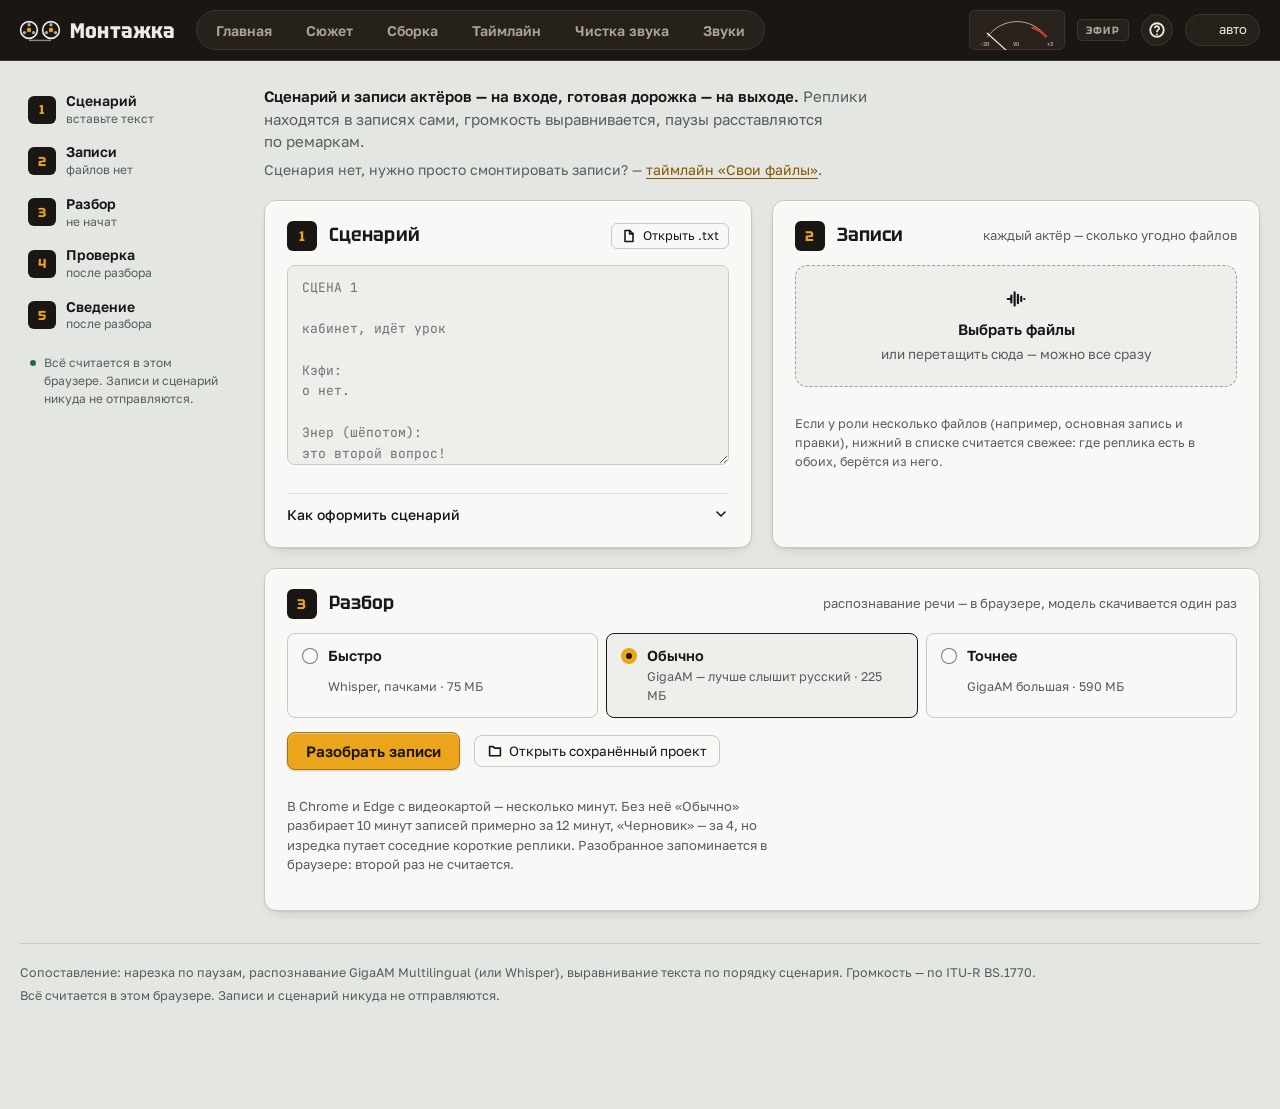
<file: montage/src/page.html>
<!doctype html>
<html lang="ru">
<head>
<meta charset="utf-8">
<meta name="viewport" content="width=device-width, initial-scale=1, viewport-fit=cover">
<title>Монтажка</title>
<meta name="description" content="Сборка радиоспектакля из сценария и записей актёров: находит реплики в записях, выравнивает громкость, сводит дорожку. Всё считается в браузере.">
<meta name="theme-color" content="#1A1613">
<script>
/* оформление — до первой отрисовки, чтобы не мелькала не та тема: режим, палитра, контраст, движение (motion.js ведёт их дальше) */
(function () { try {
  var d = document.documentElement, g = function (k) { try { return localStorage.getItem('montage:' + k); } catch (e) { return null; } };
  var t = g('theme') || 'auto', p = g('palette'), c = g('contrast'), m = g('motion'), mm = function (q) { return window.matchMedia && matchMedia(q).matches; };
  if (t !== 'auto') d.setAttribute('data-theme', t);
  if (p && p !== 'amber') d.setAttribute('data-palette', p);
  if (c === 'more' || (!c && mm('(prefers-contrast: more)'))) d.setAttribute('data-contrast', 'more');
  if (m === 'reduce') d.setAttribute('data-motion', 'reduce');
  d.setAttribute('data-scheme', t === 'dark' || (t !== 'light' && mm('(prefers-color-scheme: dark)')) ? 'dark' : 'light');
} catch (e) {} })();
</script>
<link rel="preconnect" href="https://fonts.googleapis.com">
<link rel="preconnect" href="https://fonts.gstatic.com" crossorigin>
<link href="https://fonts.googleapis.com/css2?family=Golos+Text:wght@400;500;600;700&family=JetBrains+Mono:wght@400;500&family=Tektur:wdth,wght@85..100,500..800&display=swap" rel="stylesheet">
<style>
/* ======================================================================================
   Монтажка — «монтажная»: аппаратная радиодома. Светлая тема — алюминиевая дека, тёмная — магнитная
   лента. Акцент — жёлтый жировой карандаш монтажёра (выделение, главное действие, отметки
   «проверить»). Красный — только лампа «эфир» и ошибки. Описание мира — DESIGN.md.
   Движение: токены transitions.dev, нажатие — кривая Эмиля Ковальски; частые действия не анимируются.
   ====================================================================================== */
:root {
  color-scheme: light;
  --bg: #E4E6E1; --surface: #F8F8F6; --well: #EEEFEB; --ink: #15171A; --muted: #565D61;
  --line: #C6CAC3; --line2: #DDE0DA;
  --accent: #EBA51C; --accent-ink: #1B1400; --accent-soft: #F7E6BD; --accent-text: #875600; --focus: #875600;
  --ok: #1E6C42; --ok-soft: #DAEEDF; --warn: #875600; --warn-soft: #F7E6BD; --bad: #B3261E; --bad-soft: #F6DAD6;
  --none: #595F63; --none-soft: #E4E6E2; --onair: #D23A2D;
  --deck-accent: #EBA51C;   /* акцент текстом на тёмной деке (номера шагов, время плеера): в палитрах — светлый тон */
  --deck: #1A1613; --deck-2: #27211C; --deck-3: #332B25; --deck-line: #3D342D; --deck-ink: #F0EAE2; --deck-muted: #ADA398;
  --vu-face: #2A221C; --vu-scale: #D9CBB3;
  --groove: #D9DCD5; --cap-top: #FFFFFF; --cap-bot: #D3D6D0; --cap-edge: rgb(21 23 26 / 38%);
  --c1: #2F5E9E; --c1s: #DCE6F4; --c2: #9C3F69; --c2s: #F2DDE7; --c3: #266A4D; --c3s: #D9EDE3; --c4: #6A4FA3; --c4s: #E6DFF3;
  --c5: #8E500F; --c5s: #F6E6D2; --c6: #256577; --c6s: #D7EBF0; --c7: #85502F; --c7s: #EFE2D8; --c8: #5E6B1F; --c8s: #E8ECD3;
  --sh-1: 0 1px 0 rgb(255 255 255 / 75%) inset, 0 1px 2px rgb(30 26 20 / 7%), 0 6px 16px -10px rgb(30 26 20 / 28%);
  --sh-2: 0 14px 34px -10px rgb(24 18 12 / 34%), 0 2px 6px rgb(24 18 12 / 12%);
  --chev: url("data:image/svg+xml,%3Csvg xmlns='http://www.w3.org/2000/svg' viewBox='0 0 16 16'%3E%3Cpath d='M4 6l4 4 4-4' fill='none' stroke='%23565D61' stroke-width='1.6' stroke-linecap='round' stroke-linejoin='round'/%3E%3C/svg%3E");
  --i-check: url("data:image/svg+xml,%3Csvg xmlns='http://www.w3.org/2000/svg' viewBox='0 0 16 16'%3E%3Cpath d='M3.4 8.4l3 3 6.2-6.9' fill='none' stroke='%23000' stroke-width='2.2' stroke-linecap='round' stroke-linejoin='round'/%3E%3C/svg%3E");
  --i-play: url("data:image/svg+xml,%3Csvg xmlns='http://www.w3.org/2000/svg' viewBox='0 0 16 16'%3E%3Cpath d='M5 3.3v9.4a.7.7 0 0 0 1.07.6l7.3-4.7a.7.7 0 0 0 0-1.2L6.07 2.7A.7.7 0 0 0 5 3.3z'/%3E%3C/svg%3E");
  --i-pause: url("data:image/svg+xml,%3Csvg xmlns='http://www.w3.org/2000/svg' viewBox='0 0 16 16'%3E%3Crect x='3.6' y='2.8' width='3' height='10.4' rx='1'/%3E%3Crect x='9.4' y='2.8' width='3' height='10.4' rx='1'/%3E%3C/svg%3E");
  --sans: "Golos Text", "Segoe UI", system-ui, -apple-system, sans-serif;
  --mono: "JetBrains Mono", ui-monospace, "SF Mono", Menlo, Consolas, monospace;
  --display: "Tektur", "Golos Text", system-ui, sans-serif;
  --r-s: 6px; --r-m: 8px; --r-l: 12px;
  --deck-h: 60px;
  /* движение — шкала transitions.dev */
  --duration-stagger: 40ms; --duration-micro: 80ms; --duration-quick: 150ms; --duration-fast: 250ms;
  --duration-medium: 350ms; --duration-slow: 400ms; --duration-very-slow: 500ms;
  --ease-smooth-out: cubic-bezier(0.22, 1, 0.36, 1); --ease-press: cubic-bezier(0.23, 1, 0.32, 1);
  --ease-move: cubic-bezier(0.77, 0, 0.175, 1); --ease-bounce: cubic-bezier(0.34, 1.36, 0.64, 1);
  --distance-micro: 4px; --distance-base: 8px; --distance-medium: 12px;
  --scale-open: 0.97; --scale-close: 0.99; --scale-press: 0.97;
  --blur-small: 2px; --blur-medium: 3px;
}
@media (prefers-color-scheme: dark) {
  :root:not([data-theme="light"]) {
    color-scheme: dark;
    --bg: #14110F; --surface: #1D1916; --well: #171412; --ink: #EFE9E2; --muted: #ABA197; --line: #3B332C; --line2: #2B2521;
    --accent: #F2B233; --accent-ink: #1B1400; --accent-soft: #3B2D12; --accent-text: #F2B233; --focus: #F2B233;
    --ok: #6CC592; --ok-soft: #173022; --warn: #F2B233; --warn-soft: #3B2D12; --bad: #F07B6C; --bad-soft: #3D1F1B;
    --none: #978E85; --none-soft: #27221E; --onair: #E54B3D; --deck-accent: #F2B233;
    --deck: #0E0C0B; --deck-2: #1F1A16; --deck-3: #2B241F; --deck-line: #342C26;
    --groove: #3A322B; --cap-top: #EDE7DF; --cap-bot: #B8AFA4; --cap-edge: rgb(0 0 0 / 60%);
    --c1: #8DB1E6; --c1s: #1C2A3D; --c2: #E59ABD; --c2s: #3A2230; --c3: #7ED0A8; --c3s: #183228; --c4: #B9A3EA; --c4s: #2A2340;
    --c5: #EDB072; --c5s: #3A2A18; --c6: #85CDE0; --c6s: #17303A; --c7: #DDAE8C; --c7s: #36271D; --c8: #C6D27C; --c8s: #2B3118;
    --sh-1: 0 1px 0 rgb(255 255 255 / 3%) inset, 0 1px 2px rgb(0 0 0 / 40%);
    --sh-2: 0 16px 40px -10px rgb(0 0 0 / 60%), 0 2px 6px rgb(0 0 0 / 35%);
    --chev: url("data:image/svg+xml,%3Csvg xmlns='http://www.w3.org/2000/svg' viewBox='0 0 16 16'%3E%3Cpath d='M4 6l4 4 4-4' fill='none' stroke='%23ABA197' stroke-width='1.6' stroke-linecap='round' stroke-linejoin='round'/%3E%3C/svg%3E");
  }
}
:root[data-theme="dark"] {
  color-scheme: dark;
  --bg: #14110F; --surface: #1D1916; --well: #171412; --ink: #EFE9E2; --muted: #ABA197; --line: #3B332C; --line2: #2B2521;
  --accent: #F2B233; --accent-ink: #1B1400; --accent-soft: #3B2D12; --accent-text: #F2B233; --focus: #F2B233;
  --ok: #6CC592; --ok-soft: #173022; --warn: #F2B233; --warn-soft: #3B2D12; --bad: #F07B6C; --bad-soft: #3D1F1B;
  --none: #978E85; --none-soft: #27221E; --onair: #E54B3D; --deck-accent: #F2B233;
  --deck: #0E0C0B; --deck-2: #1F1A16; --deck-3: #2B241F; --deck-line: #342C26;
    --groove: #3A322B; --cap-top: #EDE7DF; --cap-bot: #B8AFA4; --cap-edge: rgb(0 0 0 / 60%);
  --c1: #8DB1E6; --c1s: #1C2A3D; --c2: #E59ABD; --c2s: #3A2230; --c3: #7ED0A8; --c3s: #183228; --c4: #B9A3EA; --c4s: #2A2340;
  --c5: #EDB072; --c5s: #3A2A18; --c6: #85CDE0; --c6s: #17303A; --c7: #DDAE8C; --c7s: #36271D; --c8: #C6D27C; --c8s: #2B3118;
  --sh-1: 0 1px 0 rgb(255 255 255 / 3%) inset, 0 1px 2px rgb(0 0 0 / 40%);
  --sh-2: 0 16px 40px -10px rgb(0 0 0 / 60%), 0 2px 6px rgb(0 0 0 / 35%);
  --chev: url("data:image/svg+xml,%3Csvg xmlns='http://www.w3.org/2000/svg' viewBox='0 0 16 16'%3E%3Cpath d='M4 6l4 4 4-4' fill='none' stroke='%23ABA197' stroke-width='1.6' stroke-linecap='round' stroke-linejoin='round'/%3E%3C/svg%3E");
}
/* палитры: светлая и тёмная версия у каждой; тёмная — по data-scheme (его ставит скрипт в <head> и motion.js) */
:root[data-palette="studio"] { --bg: #E3E6EB; --surface: #F7F8FA; --well: #EDEFF3; --ink: #13161B; --muted: #535B66; --line: #C3C9D2; --line2: #DADFE6; --accent: #2F6FEB; --accent-ink: #FFFFFF; --accent-soft: #DCE6FB; --accent-text: #1F56C4; --focus: #1F56C4; --deck: #11151B; --deck-2: #1B212A; --deck-3: #252D38; --deck-line: #313A46; --deck-ink: #E8EDF4; --deck-muted: #9AA6B5; --vu-face: #1A2029; --vu-scale: #C9D3E0; --groove: #D5DAE2; --deck-accent: #5B92F5; --warn: #875600; --warn-soft: #F7E6BD; }
:root[data-palette="studio"][data-scheme="dark"] { --bg: #0F1217; --surface: #171B21; --well: #12151A; --ink: #E6EAF0; --muted: #9CA6B3; --line: #2E3540; --line2: #222831; --accent: #5B92F5; --accent-ink: #07122A; --accent-soft: #16264A; --accent-text: #7FA9F7; --focus: #7FA9F7; --deck: #0A0D11; --deck-2: #161B22; --deck-3: #202731; --deck-line: #2A323D; --deck-ink: #E8EDF4; --deck-muted: #9AA6B5; --vu-face: #141A22; --vu-scale: #C9D3E0; --groove: #2C3440; --deck-accent: #5B92F5; --warn: #F2B233; --warn-soft: #3B2D12; }
:root[data-palette="onair"] { --bg: #E9E4DE; --surface: #FBF8F4; --well: #F2EDE7; --ink: #1B1614; --muted: #5E5550; --line: #CEC5BC; --line2: #E2DAD2; --accent: #CC3B26; --accent-ink: #FFFFFF; --accent-soft: #F8DDD6; --accent-text: #A82C1B; --focus: #A82C1B; --deck: #1C1211; --deck-2: #2A1B19; --deck-3: #372422; --deck-line: #432D2A; --deck-ink: #F4E9E6; --deck-muted: #B7A29E; --vu-face: #2A1C1A; --vu-scale: #E3CDC3; --groove: #DDD5CC; --deck-accent: #F0674F; --warn: #875600; --warn-soft: #F7E6BD; }
:root[data-palette="onair"][data-scheme="dark"] { --bg: #150F0E; --surface: #1E1715; --well: #181211; --ink: #F2E8E5; --muted: #B0A19C; --line: #3D302D; --line2: #2C2321; --accent: #F0674F; --accent-ink: #230805; --accent-soft: #43201A; --accent-text: #F58C77; --focus: #F58C77; --deck: #0F0A09; --deck-2: #211816; --deck-3: #2D211E; --deck-line: #382926; --deck-ink: #F4E9E6; --deck-muted: #B7A29E; --vu-face: #1E1513; --vu-scale: #E3CDC3; --groove: #3E302C; --deck-accent: #F0674F; --warn: #F2B233; --warn-soft: #3B2D12; }
:root[data-palette="garden"] { --bg: #E2E7E1; --surface: #F7F9F6; --well: #ECF0EA; --ink: #141914; --muted: #535E55; --line: #C2CCC2; --line2: #DAE1D9; --accent: #2A7F4F; --accent-ink: #FFFFFF; --accent-soft: #D6EDDF; --accent-text: #1E6B40; --focus: #1E6B40; --deck: #121712; --deck-2: #1B231C; --deck-3: #252F26; --deck-line: #303B31; --deck-ink: #E8F0E8; --deck-muted: #9DAE9F; --vu-face: #1B221C; --vu-scale: #CDDBCD; --groove: #D3DBD2; --deck-accent: #4CC282; --warn: #875600; --warn-soft: #F7E6BD; }
:root[data-palette="garden"][data-scheme="dark"] { --bg: #0F130F; --surface: #171C17; --well: #121612; --ink: #E6EEE6; --muted: #9DAD9F; --line: #2E382F; --line2: #222A23; --accent: #4CC282; --accent-ink: #04210F; --accent-soft: #163525; --accent-text: #6FD39C; --focus: #6FD39C; --deck: #0A0D0A; --deck-2: #161C17; --deck-3: #202821; --deck-line: #2A332B; --deck-ink: #E8F0E8; --deck-muted: #9DAE9F; --vu-face: #141A15; --vu-scale: #CDDBCD; --groove: #2D372E; --deck-accent: #4CC282; --warn: #F2B233; --warn-soft: #3B2D12; }
:root[data-palette="lilac"] { --bg: #E6E3EB; --surface: #F9F8FB; --well: #EFEDF3; --ink: #17151B; --muted: #5B5666; --line: #C9C4D2; --line2: #DFDBE6; --accent: #7B4FD6; --accent-ink: #FFFFFF; --accent-soft: #E6DCF8; --accent-text: #5E36B3; --focus: #5E36B3; --deck: #16121C; --deck-2: #211B2A; --deck-3: #2C2438; --deck-line: #372E45; --deck-ink: #EEE9F5; --deck-muted: #A89EB8; --vu-face: #211A29; --vu-scale: #D8CEE6; --groove: #DAD6E2; --deck-accent: #A585F0; --warn: #875600; --warn-soft: #F7E6BD; }
:root[data-palette="lilac"][data-scheme="dark"] { --bg: #121016; --surface: #1A171F; --well: #141218; --ink: #EDE9F3; --muted: #A69FB3; --line: #352F3F; --line2: #27222F; --accent: #A585F0; --accent-ink: #160A33; --accent-soft: #2E2350; --accent-text: #B9A0F4; --focus: #B9A0F4; --deck: #0C0A0F; --deck-2: #1A1621; --deck-3: #25202E; --deck-line: #2F2939; --deck-ink: #EEE9F5; --deck-muted: #A89EB8; --vu-face: #18131E; --vu-scale: #D8CEE6; --groove: #342D3E; --deck-accent: #A585F0; --warn: #F2B233; --warn-soft: #3B2D12; }
/* высокий контраст (панель «Оформление» или системная настройка): подписи и границы темнее/светлее, фокус толще */
:root[data-contrast="more"][data-scheme="light"] { --muted: #3A4045; --line: #8F968C; --line2: #B4BAB0; --deck-muted: #D3CBC1; }
:root[data-contrast="more"][data-scheme="dark"] { --muted: #D2CAC1; --line: #6A6058; --line2: #4E4640; --deck-muted: #D3CBC1; }
:root[data-contrast="more"] :focus-visible { outline-width: 3px !important; }
/* меньше движения: сдвиги, масштаб и размытие обнуляются, цвет и прозрачность остаются — по системе или по настройке */
@media (prefers-reduced-motion: reduce) {
  :root { --distance-micro: 0px; --distance-base: 0px; --distance-medium: 0px; --scale-open: 1; --scale-close: 1; --scale-press: 1; --blur-small: 0px; --blur-medium: 0px; }
}
:root[data-motion="reduce"] { --distance-micro: 0px; --distance-base: 0px; --distance-medium: 0px; --scale-open: 1; --scale-close: 1; --scale-press: 1; --blur-small: 0px; --blur-medium: 0px; }

/* ------------------------------------------------------------------ основа */
*, *::before, *::after { box-sizing: border-box; }
html { scroll-padding-top: calc(var(--deck-h) + 16px); -webkit-text-size-adjust: 100%; }
html, body { margin: 0; }
body { background: var(--bg); color: var(--ink); font: 15px/1.5 var(--sans); -webkit-font-smoothing: antialiased; padding-bottom: 96px; caret-color: var(--accent-text); scrollbar-color: var(--line) transparent; }
[hidden] { display: none !important; }
button, input, textarea, select { font: inherit; color: inherit; }
button { -webkit-tap-highlight-color: transparent; }
:focus-visible { outline: 2px solid var(--focus); outline-offset: 2px; }
::selection { background: var(--accent-soft); color: var(--ink); }
a { color: inherit; text-underline-offset: 3px; text-decoration-thickness: 1px; }
b, strong { font-weight: 600; }
.skip { position: fixed; left: 12px; top: -60px; z-index: 100; padding: 8px 14px; border-radius: var(--r-m); background: var(--accent); color: var(--accent-ink); font-weight: 600; text-decoration: none; transition: transform var(--duration-quick) var(--ease-smooth-out); }
.skip:focus { transform: translateY(72px); }
.ic { width: 16px; height: 16px; flex: none; fill: none; stroke: currentColor; stroke-width: 1.6; stroke-linecap: round; stroke-linejoin: round; vertical-align: -3px; }
.ic .f { fill: currentColor; stroke: none; }
.muted { color: var(--muted); margin: 0; }
.small { font-size: 12.5px; }
.pad { padding: 16px 0; }
.stat { margin: 0; font-variant-numeric: tabular-nums; }
.bad { color: var(--bad); }
.okt { color: var(--ok); font-weight: 600; }
.num { font: 12px var(--mono); color: var(--muted); font-variant-numeric: tabular-nums; }

/* ------------------------------------------------------------------ дека: верхняя панель */
.deck { position: sticky; top: 0; z-index: 40; background: var(--deck); color: var(--deck-ink); border-bottom: 1px solid var(--deck-line); padding-top: env(safe-area-inset-top, 0px); }
.deck-in { max-width: 1320px; margin: 0 auto; min-height: 60px; padding: 0 20px; display: flex; align-items: center; gap: 20px; }
.brand { display: flex; align-items: center; gap: 10px; flex: none; }
.reels { width: 40px; height: 24px; color: var(--deck-ink); overflow: visible; }
.reels .reel { transform-box: fill-box; transform-origin: center; }
.reels .hub { fill: var(--accent); }
.mark { margin: 0; font: 700 21px/1 var(--display); font-stretch: 92%; letter-spacing: 0.01em; }
.tabs { position: relative; display: inline-flex; gap: 2px; padding: 3px; border-radius: 999px; background: var(--deck-2); border: 1px solid var(--deck-line); }
.tabs button { position: relative; z-index: 1; height: 32px; padding: 0 16px; border: 0; border-radius: 999px; background: transparent; color: var(--deck-muted); font-weight: 600; font-size: 14px; cursor: pointer; white-space: nowrap; transition: color var(--duration-fast) var(--ease-smooth-out); }
.tabs button.on { color: var(--accent-ink); }
.tabs.clipped button.on { color: var(--deck-muted); }
.tab-ind { position: absolute; z-index: 0; top: 3px; left: 0; height: 32px; width: 0; border-radius: 999px; background: var(--accent); box-shadow: 0 1px 0 rgb(255 255 255 / 35%) inset, 0 2px 6px rgb(0 0 0 / 35%); will-change: transform, width; pointer-events: none; transform-origin: center; }
.tabs { touch-action: pan-y; flex: none; }
.tabs button.on { cursor: grab; }
.tabs-clip { position: absolute; z-index: 2; top: 3px; left: 3px; display: flex; gap: 2px; pointer-events: none; color: var(--accent-ink); font-weight: 600; font-size: 14px; white-space: nowrap; }
.tabs-clip > span { display: inline-flex; align-items: center; justify-content: center; height: 32px; }
.tabs.clipped button { color: var(--deck-muted); }
.monitor { margin-left: auto; display: flex; align-items: center; gap: 12px; }
.vu { width: 96px; height: 40px; display: block; flex: none; }
.vu .face { fill: var(--vu-face); stroke: var(--deck-line); }
.vu .lamp { opacity: 0; transition: opacity var(--duration-slow) var(--ease-smooth-out); }
.vu.lit .lamp { opacity: 1; }
.vu .scale { fill: none; stroke: var(--vu-scale); stroke-width: 1; opacity: .8; }
.vu .red { fill: none; stroke: var(--onair); stroke-width: 2.2; }
.vu .tick { stroke: var(--vu-scale); stroke-width: 1; opacity: .8; }
.vu text { fill: var(--vu-scale); font: 600 5.5px var(--mono); opacity: .85; }
.vu .needle { stroke: var(--deck-ink); stroke-width: 1.2; stroke-linecap: round; transform-origin: 48px 50px; transform: rotate(-48deg); }
.onair { display: inline-flex; align-items: center; height: 22px; padding: 0 8px; border-radius: 4px; border: 1px solid var(--deck-line); font: 700 10.5px/1 var(--display); letter-spacing: .12em; text-transform: uppercase; color: var(--deck-muted); background: var(--deck-2); transition: background-color var(--duration-quick) ease, color var(--duration-quick) ease, border-color var(--duration-quick) ease, box-shadow var(--duration-slow) var(--ease-smooth-out); }
.onair.on { background: var(--onair); border-color: var(--onair); color: #fff; box-shadow: 0 0 14px -2px color-mix(in srgb, var(--onair) 70%, transparent), 0 1px 0 rgb(255 255 255 / 25%) inset; }
.theme-b { display: inline-flex; align-items: center; gap: 6px; height: 32px; padding: 0 12px 0 9px; border: 1px solid var(--deck-line); border-radius: 999px; background: var(--deck-2); color: var(--deck-ink); font-size: 13px; cursor: pointer; transition: border-color var(--duration-quick) ease; }
.theme-l { display: inline-block; text-align: left; }   /* ширина — по самой длинной подписи (motion.js): смена темы не двигает соседей */
.theme-b svg > * { transition: opacity var(--duration-fast) ease-in-out, transform var(--duration-fast) var(--ease-smooth-out), filter var(--duration-fast) ease-in-out; transform-origin: 10px 10px; }
.theme-b .t-sun, .theme-b .t-moon, .theme-b .t-auto { opacity: 0; transform: scale(.25); filter: blur(var(--blur-small)); }
.theme-b[data-mode="light"] .t-sun, .theme-b[data-mode="dark"] .t-moon, .theme-b[data-mode="auto"] .t-auto { opacity: 1; transform: none; filter: none; }
::view-transition-old(root), ::view-transition-new(root) { animation: none; mix-blend-mode: normal; }
/* смена вкладки — paneIn в motion.js (сдвиг и прозрачность), без снимка всей страницы */
@media (max-width: 860px) {
  .deck-in { flex-wrap: wrap; gap: 8px 12px; padding: 8px 16px 10px; }
  .tabs { order: 3; width: 100%; }
  .tabs button { flex: 1 1 0; padding: 0 6px; }
  .vu { width: 76px; height: 32px; }
}
@media (max-width: 520px) { .vu { display: none; } .theme-l { display: none; } .theme-b { padding: 0 8px; } .mark { font-size: 19px; } }

/* ------------------------------------------------------------------ раскладка */
.wrap { --gut: 20px; --top: 24px; max-width: 1320px; margin: 0 auto; padding: var(--top) var(--gut) 0; display: grid; gap: 20px; }
.pane { display: grid; gap: 20px; align-content: start; min-width: 0; }
.pane-build { grid-template-columns: 216px minmax(0, 1fr); gap: 28px; align-items: start; }
.flow { display: grid; gap: 20px; min-width: 0; }
.grid2 { display: grid; grid-template-columns: 1fr 1fr; gap: 20px; }
@media (max-width: 1100px) { .pane-build { grid-template-columns: minmax(0, 1fr); gap: 16px; } }
@media (max-width: 880px) { .grid2 { grid-template-columns: 1fr; } }
@media (max-width: 720px) { .wrap { --gut: 12px; --top: 16px; } section.card { padding: 16px 14px 18px; } .cl-actions { margin: 0 -14px -18px; padding: 12px 14px; } .step small { margin-left: 0; flex-basis: 100%; } }
.intro { margin: 0; max-width: 68ch; color: var(--muted); font-size: 15px; text-wrap: pretty; }
.intro b { color: var(--ink); }

/* монтажный лист: шаги слева */
.rail { position: sticky; top: calc(var(--deck-h) + 24px); display: grid; gap: 14px; }
.rail ol { position: relative; list-style: none; margin: 0; padding: 0; display: grid; gap: 2px; }
.rail a { position: relative; z-index: 1; display: grid; grid-template-columns: 28px minmax(0, 1fr); gap: 1px 10px; align-items: center; padding: 8px 10px 8px 8px; border-radius: var(--r-m); text-decoration: none; color: var(--ink); transition: color var(--duration-quick) ease; }
.rail a .n { grid-row: span 2; position: relative; display: grid; place-items: center; width: 28px; height: 28px; border-radius: var(--r-s); background: var(--deck); color: var(--deck-accent); font: 700 13px/1 var(--display); transition: background-color var(--duration-fast) var(--ease-smooth-out), color var(--duration-fast) var(--ease-smooth-out); }
.rail a .t { font-weight: 600; font-size: 14px; line-height: 1.2; }
.rail a .m { font-size: 12px; color: var(--muted); line-height: 1.3; overflow: hidden; text-overflow: ellipsis; white-space: nowrap; font-variant-numeric: tabular-nums; }
.rail a[aria-disabled="true"] { pointer-events: none; }
.rail a[aria-disabled="true"] .t, .rail a[aria-disabled="true"] .m { color: var(--muted); opacity: .75; }
.rail a[aria-disabled="true"] .n { background: var(--none-soft); color: var(--none); }
.rail a.done .n { background: var(--accent); color: transparent; }
.rail a.done .n::after, .step b.done::after { content: ""; position: absolute; inset: 0; margin: auto; width: 15px; height: 15px; background: var(--accent-ink); -webkit-mask: var(--i-check) center / contain no-repeat; mask: var(--i-check) center / contain no-repeat; }
.rail a.done.just .n::after, .step b.done.just::after { animation: t-check-in var(--duration-very-slow) var(--ease-smooth-out) both; }
.rail a.done.just .n, .step b.done.just { animation: t-check-plate var(--duration-very-slow) var(--ease-bounce) both; }
@keyframes t-check-in { from { clip-path: inset(0 100% 0 0); transform: rotate(-24deg); filter: blur(4px); opacity: 0; } 40% { opacity: 1; } to { clip-path: inset(0 0 0 0); transform: none; filter: none; } }
@keyframes t-check-plate { from { transform: scale(.86); } }
.rail-ind { position: absolute; z-index: 0; left: 0; right: 0; top: 0; height: 0; border-radius: var(--r-m); background: var(--surface); box-shadow: var(--sh-1); opacity: 0; transition: opacity var(--duration-quick) ease; pointer-events: none; will-change: transform, height; }
.rail-ind.on { opacity: 1; }
.rail-note { margin: 0; padding: 0 10px; font-size: 12px; color: var(--muted); display: flex; gap: 8px; }
.rail-note::before { content: ""; flex: none; width: 6px; height: 6px; margin-top: 6px; border-radius: 50%; background: var(--ok); }
@media (hover: hover) and (pointer: fine) { .rail a:not(.cur):hover { background: color-mix(in srgb, var(--surface) 55%, transparent); } }
@media (max-width: 1100px) {
  .rail { position: sticky; top: var(--deck-h); z-index: 30; margin: calc(-1 * var(--top)) calc(-1 * var(--gut)) 0; padding: 8px var(--gut); background: color-mix(in srgb, var(--bg) 92%, transparent); -webkit-backdrop-filter: blur(10px); backdrop-filter: blur(10px); border-bottom: 1px solid var(--line2); }
  .rail ol { display: flex; gap: 6px; overflow-x: auto; scrollbar-width: none; }
  .rail a { grid-template-columns: 24px auto; padding: 5px 12px 5px 5px; border-radius: 999px; background: var(--surface); border: 1px solid var(--line2); white-space: nowrap; }
  .rail a.cur { border-color: var(--ink); }
  .rail a .n { width: 24px; height: 24px; border-radius: 50%; font-size: 12px; grid-row: auto; }
  .rail a .m, .rail-ind, .rail-note { display: none; }
  .pane-build { --scene-top: calc(var(--deck-h) + 50px); }
}

/* ------------------------------------------------------------------ панели */
section.card { background: var(--surface); border: 1px solid var(--line); border-radius: var(--r-l); padding: 20px 22px 22px; display: grid; gap: 14px; align-content: start; min-width: 0; box-shadow: var(--sh-1); transition: border-color var(--duration-quick) ease, box-shadow var(--duration-fast) var(--ease-smooth-out); }
.card.over { border-color: var(--accent); box-shadow: 0 0 0 3px var(--accent-soft), var(--sh-1); }
.step { display: flex; flex-wrap: wrap; align-items: center; gap: 6px 12px; margin: 0; font: 600 19px/1.2 var(--display); font-stretch: 95%; letter-spacing: 0.005em; }
.step b { position: relative; display: inline-grid; place-items: center; width: 30px; height: 30px; border-radius: var(--r-s); background: var(--deck); color: var(--deck-accent); font: 700 14px/1 var(--display); transition: background-color var(--duration-fast) var(--ease-smooth-out), color var(--duration-fast) var(--ease-smooth-out); }
.step b.done { background: var(--accent); color: transparent; }
.step small { margin-left: auto; font: 400 13px/1.4 var(--sans); color: var(--muted); letter-spacing: 0; }
.step small .ghost-b { font-family: var(--sans); }
.sect-head { display: flex; flex-wrap: wrap; align-items: baseline; gap: 4px 12px; margin: 0; }
.sect-head b { font: 600 15px/1.3 var(--display); font-stretch: 95%; }

/* ------------------------------------------------------------------ поля */
textarea, select, input[type=search], input[type=number], input[type=text] { border: 1px solid var(--line); border-radius: var(--r-m); background: var(--well); color: var(--ink); transition: border-color var(--duration-quick) ease, box-shadow var(--duration-quick) ease, background-color var(--duration-quick) ease; }
textarea:focus-visible, select:focus-visible, input[type=search]:focus-visible, input[type=number]:focus-visible { outline: none; border-color: var(--focus); box-shadow: 0 0 0 3px color-mix(in srgb, var(--accent) 30%, transparent); background: var(--surface); }
textarea { width: 100%; min-height: 200px; resize: vertical; padding: 12px 14px; font: 13px/1.6 var(--mono); }
textarea::placeholder, input::placeholder { color: color-mix(in srgb, var(--muted) 85%, transparent); }
select { -webkit-appearance: none; appearance: none; padding: 6px 30px 6px 10px; background: var(--well) var(--chev) no-repeat right 8px center / 14px 14px; cursor: pointer; font-size: 13.5px; min-height: 32px; max-width: 100%; }
input[type=number] { padding: 3px 6px; font-variant-numeric: tabular-nums; }
/* ползунок — фейдер (src/fader.js): жёлоб с заливкой и колпачок на пружине; родной ползунок прозрачный поверх,
   его бегунок той же длины, что колпачок, — поэтому палец попадает ровно туда, где колпачок */
input[type=range] { -webkit-appearance: none; appearance: none; height: 28px; background: transparent; cursor: pointer; margin: 0; min-width: 0; }
input[type=range]::-webkit-slider-runnable-track { height: 100%; background: transparent; border: 0; }
input[type=range]::-moz-range-track { height: 100%; background: transparent; border: 0; }
input[type=range]::-webkit-slider-thumb { -webkit-appearance: none; width: 14px; height: 28px; background: transparent; border: 0; }
input[type=range]::-moz-range-thumb { width: 14px; height: 28px; background: transparent; border: 0; }
input[type=range]:focus-visible { outline: none; }
input[type=range]:disabled { cursor: default; }
.fdr { --cap: 14px; --len: 112px; position: relative; display: block; height: 28px; min-width: 56px; }
.fdr > input { position: absolute; inset: 0; z-index: 2; width: 100%; height: 100%; opacity: 0; }
.fdr-track { position: absolute; left: calc(var(--cap) / 2); right: calc(var(--cap) / 2); top: 50%; height: 6px; margin-top: -3px; border-radius: 3px; background: var(--groove); box-shadow: inset 0 1px 2px rgb(0 0 0 / 22%); }
.fdr-fill { position: absolute; top: 0; bottom: 0; left: calc(var(--a) * 100% + var(--ol, 0px)); width: calc((var(--b) - var(--a)) * 100% + var(--or, 0px) - var(--ol, 0px)); border-radius: inherit; background: linear-gradient(color-mix(in srgb, var(--accent) 80%, #fff), var(--accent)); transition: box-shadow var(--duration-quick) ease; }
.fdr-bi .fdr-track::before { content: ""; position: absolute; left: calc(var(--z) * 100% - 1px); top: -5px; bottom: -5px; width: 2px; border-radius: 1px; background: var(--muted); opacity: .55; }
.fdr-cap { position: absolute; z-index: 1; top: 50%; left: calc(var(--p) * (100% - var(--cap))); width: var(--cap); height: 26px; margin-top: -13px; border-radius: 4px; transform: translateX(var(--o)) scale(var(--s)); background: linear-gradient(var(--cap-top), var(--cap-bot)); border: 1px solid var(--cap-edge); box-shadow: 0 1px 2px rgb(0 0 0 / 25%), 0 4px 8px -4px rgb(0 0 0 / 35%); pointer-events: none; transition: box-shadow var(--duration-quick) ease; }
.fdr-cap::after { content: ""; position: absolute; top: 3px; bottom: 3px; left: 50%; width: 2px; margin-left: -1px; border-radius: 1px; background: #15171A; }   /* риска — поперёк хода */
.fdr.is-drag .fdr-fill { box-shadow: 0 0 10px color-mix(in srgb, var(--accent) 55%, transparent); }
.fdr.is-drag .fdr-cap { box-shadow: 0 2px 3px rgb(0 0 0 / 22%), 0 10px 18px -6px rgb(0 0 0 / 45%); }
.fdr:has(> input:focus-visible) .fdr-cap { box-shadow: 0 0 0 3px color-mix(in srgb, var(--accent) 50%, transparent), 0 1px 2px rgb(0 0 0 / 25%); }
.fdr.is-off { opacity: .45; }
/* вертикальный: тот же ползунок, повёрнутый на 90°, — низ минимум */
.fdr-v { width: 30px; height: var(--len); min-width: 0; }
.fdr-v > input { inset: auto; left: 50%; top: 50%; width: var(--len); height: 30px; transform: translate(-50%, -50%) rotate(-90deg); }
.fdr-v .fdr-track { left: 50%; right: auto; top: calc(var(--cap) / 2); bottom: calc(var(--cap) / 2); width: 6px; height: auto; margin: 0 0 0 -3px; }
.fdr-v .fdr-fill { left: 0; right: 0; width: auto; top: auto; bottom: calc(var(--a) * 100% + var(--ol, 0px)); height: calc((var(--b) - var(--a)) * 100% + var(--or, 0px) - var(--ol, 0px)); }
.fdr-v.fdr-bi .fdr-track::before { left: -6px; right: -6px; top: auto; bottom: calc(var(--z) * 100% - 1px); width: auto; height: 2px; }
.fdr-v .fdr-cap { top: auto; left: 50%; bottom: calc(var(--p) * (100% - var(--cap))); width: 28px; height: var(--cap); margin: 0 0 0 -14px; transform: translateY(calc(var(--o) * -1)) scale(var(--s)); }
.fdr-v .fdr-cap::after { top: 50%; bottom: auto; left: 3px; right: 3px; width: auto; height: 2px; margin: -1px 0 0; }
/* галочка: коробка заливается, потом рисуется знак */
input[type=checkbox] { -webkit-appearance: none; appearance: none; position: relative; flex: none; width: 17px; height: 17px; margin: 0; border: 1.5px solid color-mix(in srgb, var(--muted) 80%, transparent); border-radius: 4px; background: var(--surface); cursor: pointer; vertical-align: -3px; transition: background-color var(--duration-quick) var(--ease-smooth-out), border-color var(--duration-quick) var(--ease-smooth-out), transform var(--duration-quick) var(--ease-press); }
input[type=checkbox]::before { content: ""; position: absolute; inset: 1px; background: var(--accent-ink); -webkit-mask: var(--i-check) center / contain no-repeat; mask: var(--i-check) center / contain no-repeat; clip-path: inset(0 100% 0 0); transition: clip-path var(--duration-quick) var(--ease-smooth-out); }
input[type=checkbox]:checked { background: var(--accent); border-color: var(--accent); animation: t-cb-pop var(--spring-bouncy-dur, 300ms) var(--spring-bouncy, ease-out); }
@keyframes t-cb-pop { from { transform: scale(0.78); } }
input[type=checkbox]:checked::before { clip-path: inset(0 0 0 0); transition: clip-path var(--duration-medium) var(--ease-smooth-out) var(--duration-micro); }
input[type=checkbox]:active:not(:disabled) { transform: scale(0.92); }
input[type=checkbox]:disabled { opacity: .4; cursor: default; }
input[type=radio] { accent-color: var(--accent); }

/* ------------------------------------------------------------------ кнопки */
.primary, .ghost-b, .icon, .icon-b, .play, .filters button, .ftab, .tog, .chip.as-btn, .m-fx button, .m-row button, .models label, .rail a, .acc-head { transition: background-color var(--duration-quick) ease, border-color var(--duration-quick) ease, color var(--duration-quick) ease, box-shadow var(--duration-quick) ease; }
/* касание — пружины из spring.js: сжатие к пальцу в момент нажатия, отпружинивание, тяга к курсору */
.primary { display: inline-flex; align-items: center; justify-content: center; gap: 8px; min-height: 38px; padding: 0 18px; border: 1px solid color-mix(in srgb, var(--accent) 70%, #000); border-radius: var(--r-m); background: var(--accent); color: var(--accent-ink); font-weight: 600; cursor: pointer; box-shadow: 0 1px 0 rgb(255 255 255 / 40%) inset, 0 1px 2px rgb(60 40 0 / 25%); white-space: nowrap; }
.primary:disabled { opacity: .4; cursor: default; box-shadow: none; }
.ghost-b { display: inline-flex; align-items: center; justify-content: center; gap: 6px; min-height: 32px; padding: 0 12px; border: 1px solid var(--line); border-radius: var(--r-m); background: var(--surface); color: var(--ink); font-size: 13.5px; cursor: pointer; white-space: nowrap; }
.ghost-b.tiny, .tiny { min-height: 26px; padding: 0 9px; font-size: 12.5px; border-radius: var(--r-s); }
.ghost-b:disabled { opacity: .45; cursor: default; }
.ghost-b.on, .presets .ghost-b.on, .tl-bar .ghost-b.on { background: var(--deck); border-color: var(--deck); color: var(--deck-ink); }
.file-b { cursor: pointer; }
.file-b:focus-within { outline: 2px solid var(--focus); outline-offset: 2px; }
.icon { display: inline-grid; place-items: center; width: 30px; height: 30px; padding: 0; border: 1px solid var(--line); border-radius: var(--r-s); background: var(--surface); color: var(--ink); cursor: pointer; font: 600 13px/1 var(--sans); }
.icon:disabled { opacity: .35; cursor: default; }
.icon.xs { width: 22px; height: 22px; font-size: 11px; border-radius: 5px; }
.icon.xs .ic { width: 12px; height: 12px; }
.icon.solo { font: 700 11.5px/1 var(--sans); }
.icon.solo.on { background: var(--accent); border-color: var(--accent); color: var(--accent-ink); }
.icon-b { display: inline-grid; place-items: center; width: 30px; height: 28px; border: 0; border-radius: var(--r-s); background: transparent; color: var(--ink); cursor: pointer; font: 600 15px/1 var(--sans); }
.icon-b:disabled { opacity: .35; cursor: default; }
/* «слушать»: значки играть/пауза в одной ячейке, смена — с размытием (transitions.dev: icon swap) */
.play { position: relative; display: inline-grid; place-items: center; width: 32px; height: 30px; padding: 0; border: 1px solid var(--line); border-radius: var(--r-s); background: var(--surface); color: var(--ink); cursor: pointer; font-size: 0; flex: none; }
.play:not(.ab):not(.tp-play-btn):not(.big)::before, .play:not(.ab):not(.tp-play-btn):not(.big)::after { content: ""; position: absolute; inset: 0; margin: auto; width: 13px; height: 13px; background: currentColor; transition: opacity var(--duration-fast) ease-in-out, transform var(--spring-bouncy-dur, 250ms) var(--spring-bouncy, ease), filter var(--duration-fast) ease-in-out; }
.play:not(.ab):not(.tp-play-btn):not(.big)::before { -webkit-mask: var(--i-play) center / contain no-repeat; mask: var(--i-play) center / contain no-repeat; }
.play:not(.ab):not(.tp-play-btn):not(.big)::after { -webkit-mask: var(--i-pause) center / contain no-repeat; mask: var(--i-pause) center / contain no-repeat; opacity: 0; transform: scale(.25); filter: blur(var(--blur-small)); }
.play.on { background: var(--accent); border-color: var(--accent); color: var(--accent-ink); }
.play.on:not(.ab):not(.tp-play-btn):not(.big)::before { opacity: 0; transform: scale(.25); filter: blur(var(--blur-small)); }
.play.on:not(.ab):not(.tp-play-btn):not(.big)::after { opacity: 1; transform: none; filter: none; }
.play:disabled { opacity: .35; cursor: default; }
.play.ab { width: auto; min-height: 34px; padding: 0 14px; gap: 7px; font-size: 13.5px; font-weight: 600; display: inline-flex; }
.play.ab .ic { width: 13px; height: 13px; }
.swap { position: relative; display: inline-grid; place-items: center; }
.swap .ic { grid-area: 1 / 1; width: 15px; height: 15px; transition: opacity var(--duration-fast) ease-in-out, transform var(--spring-bouncy-dur, 250ms) var(--spring-bouncy, ease), filter var(--duration-fast) ease-in-out; }
.swap[data-state="a"] [data-icon="b"], .swap[data-state="b"] [data-icon="a"] { opacity: 0; transform: scale(.25); filter: blur(var(--blur-small)); }
@media (hover: hover) and (pointer: fine) {
  .primary:hover:not(:disabled) { background: color-mix(in srgb, var(--accent) 88%, #fff); }
  .ghost-b:hover:not(:disabled), .icon:hover:not(:disabled), .play:hover:not(:disabled):not(.on) { border-color: color-mix(in srgb, var(--ink) 40%, transparent); background: var(--well); }
  .ghost-b.on:hover:not(:disabled) { background: var(--deck-3); border-color: var(--deck-3); }
  .icon-b:hover:not(:disabled) { background: var(--well); }
  .theme-b:hover { border-color: var(--deck-muted); }
  .tabs button:not(.on):hover { color: var(--deck-ink); }
}

/* ------------------------------------------------------------------ фишки, плашки */
.row-b { display: flex; flex-wrap: wrap; gap: 10px 14px; align-items: center; }
.chips { display: flex; flex-wrap: wrap; gap: 6px; }
.chip { display: inline-flex; gap: 6px; align-items: center; font-size: 13px; font-weight: 500; line-height: 1.3; padding: 3px 10px; border-radius: 999px; background: var(--c1s); color: var(--c1); white-space: nowrap; transition: background-color var(--duration-fast) ease, color var(--duration-fast) ease; }
.chip i { font-style: normal; font-family: var(--mono); font-size: 11.5px; opacity: .8; }
.chip.ghost { background: var(--none-soft); color: var(--none); }
.chip.as-btn { border: 0; cursor: pointer; font-family: inherit; }
.chip.as-btn .ic { width: 13px; height: 13px; }
.c1 { --cc: var(--c1); --cs: var(--c1s); } .c2 { --cc: var(--c2); --cs: var(--c2s); } .c3 { --cc: var(--c3); --cs: var(--c3s); } .c4 { --cc: var(--c4); --cs: var(--c4s); }
.c5 { --cc: var(--c5); --cs: var(--c5s); } .c6 { --cc: var(--c6); --cs: var(--c6s); } .c7 { --cc: var(--c7); --cs: var(--c7s); } .c8 { --cc: var(--c8); --cs: var(--c8s); }
.chip[class*=" c"] { background: var(--cs); color: var(--cc); }
.sum { display: flex; flex-wrap: wrap; gap: 8px; align-items: center; }
.pill { display: inline-flex; align-items: center; gap: 6px; font-size: 13px; font-weight: 500; padding: 4px 11px 4px 9px; border-radius: 999px; font-variant-numeric: tabular-nums; }
.pill::before { content: ""; width: 7px; height: 7px; border-radius: 50%; background: currentColor; }
.pill b { font-weight: 700; display: inline-flex; }
.pill.ok { background: var(--ok-soft); color: var(--ok); } .pill.check { background: var(--warn-soft); color: var(--warn); }
.pill.miss { background: var(--bad-soft); color: var(--bad); } .pill.none { background: var(--none-soft); color: var(--none); }
.pill.slips { background: var(--accent-soft); color: var(--accent-text); }
/* счётчики разбора — кнопки: открывают список сразу с нужным фильтром */
button.pill { border: 0; cursor: pointer; font-family: inherit; transition: box-shadow var(--duration-quick) ease, filter var(--duration-quick) ease; }
@media (hover: hover) and (pointer: fine) { button.pill:hover { box-shadow: inset 0 0 0 1.5px currentColor; } }
button.pill:focus-visible { outline: 2px solid var(--focus); outline-offset: 2px; }
/* список реплик свёрнут: полоса-кнопка со счётчиком; раскрывается на пружине */
.rv-toggle { display: flex; align-items: center; gap: 10px; width: 100%; min-height: 44px; padding: 8px 14px; border: 1px dashed var(--line); border-radius: var(--r-m); background: var(--well); color: var(--ink); font: 600 14px var(--sans); text-align: left; cursor: pointer; transition: border-color var(--duration-quick) ease, background-color var(--duration-quick) ease; }
.rv-toggle .rv-n { font: 600 13px var(--mono); color: var(--muted); }
.rv-toggle .rv-chev { margin-left: auto; width: 18px; height: 18px; transition: transform var(--spring-bouncy-dur, 300ms) var(--spring-bouncy, ease); }
.rv-toggle[aria-expanded="true"] { border-style: solid; background: var(--surface); }
.rv-toggle[aria-expanded="true"] .rv-chev { transform: rotate(180deg); }
@media (hover: hover) and (pointer: fine) { .rv-toggle:hover { border-color: var(--accent); background: var(--accent-soft); } }
.rv-fold { display: flow-root; } .rv-fold > * + * { margin-top: 12px; }   /* не сетка: вложенные сетки вокруг 337 строк раскладываются в разы дольше */
.rv-close { display: flex; width: fit-content; margin-inline: auto; }
/* скользящая подложка у переключателей (фильтры разбора, пресеты и файлы чистки): едет к выбранному на пружине */
.seg { position: relative; isolation: isolate; }
.seg > button, .seg-off > button { transition: none !important; }   /* цвет кнопок меняется ровно вместе с подложкой, без встречного перехода */
.seg-ind { position: absolute; left: 0; top: 0; z-index: -1; background: var(--deck); pointer-events: none; will-change: transform; }
.seg > button.on, .seg > .ghost-b.on, .filters.seg > button.on, .presets.seg > .ghost-b.on { background: transparent; border-color: transparent; }
@media (hover: hover) and (pointer: fine) { .seg > .ghost-b.on:hover:not(:disabled) { background: transparent; border-color: transparent; } }
/* цифры, которые поменялись, въезжают снизу (transitions.dev: number pop-in) */
/* Transitions.dev — Number pop-in (src/nums.js ставит ячейки сам по data-num).
   Токены и кривая — как в рецепте; дополнения: .t-still — цифра не менялась и стоит; .is-tick — число меняется
   чаще раза в 140 мс (тянут ползунок), цифры лишь коротко «тикают»; .t-flow — число внутри строки текста. */
:root {
  --digit-dur: 500ms;
  --digit-distance: 8px;
  --digit-stagger: 70ms;
  --digit-blur: 2px;
  --digit-ease: cubic-bezier(0.34, 1.45, 0.64, 1);
  --digit-dir-x: 0;
  --digit-dir-y: 1;
}
@keyframes t-digit-pop-in {
  0%   {
    transform: translate(
      calc(var(--digit-distance) * var(--digit-dir-x)),
      calc(var(--digit-distance) * var(--digit-dir-y))
    );
    opacity: 0;
    filter: blur(var(--digit-blur));
  }
  100% { transform: translate(0, 0); opacity: 1; filter: blur(0); }
}
@keyframes t-digit-tick { 0% { transform: translateY(calc(var(--digit-distance) * .4 * var(--digit-dir-y))); opacity: .5; } }
.t-digit-group:not(.t-flow) { display: inline-flex; align-items: baseline; }
.t-digit { display: inline-block; white-space: pre; }   /* без will-change: браузер сам поднимает цифру в слой на время въезда, а не держит сотни слоёв */
.t-digit-group.is-animating .t-digit { animation: t-digit-pop-in var(--digit-dur) var(--digit-ease) both; }
.t-digit-group.is-animating .t-digit[data-stagger="1"] { animation-delay: var(--digit-stagger); }
.t-digit-group.is-animating .t-digit[data-stagger="2"] { animation-delay: calc(var(--digit-stagger) * 2); }
.t-digit-group.is-animating .t-digit[data-stagger="3"] { animation-delay: calc(var(--digit-stagger) * 3); }
.t-digit-group.is-tick .t-digit { animation: t-digit-tick 160ms var(--ease-smooth-out) both; }
.t-digit-group .t-digit.t-still, .t-digit-group .t-digit.t-txt { animation: none; }
.hints { display: flex; flex-wrap: wrap; gap: 6px; }
.hint { font-size: 12.5px; padding: 3px 10px; border-radius: 999px; background: var(--none-soft); color: var(--muted); font-variant-numeric: tabular-nums; }
.hint.ok { background: var(--ok-soft); color: var(--ok); } .hint.mid { background: var(--warn-soft); color: var(--warn); } .hint.bad { background: var(--bad-soft); color: var(--bad); }

/* ------------------------------------------------------------------ 1. сценарий */
#script-sum { display: grid; gap: 10px; }
.acc { border-top: 1px solid var(--line2); }
.acc-head { display: flex; width: 100%; align-items: center; justify-content: space-between; gap: 10px; padding: 10px 0 0; border: 0; background: transparent; color: var(--ink); font-size: 14px; font-weight: 500; cursor: pointer; text-align: left; }
.acc-head .chev { transition: transform var(--spring-bouncy-dur, 250ms) var(--spring-bouncy, ease); }
.acc-head .chev path { vector-effect: non-scaling-stroke; }
.acc[data-open="true"] .acc-head .chev { transform: scaleY(-1); }
.acc-panel { display: grid; grid-template-rows: 0fr; transition: grid-template-rows var(--spring-smooth-dur, 250ms) var(--spring-smooth, ease); }
.acc[data-open="true"] .acc-panel { grid-template-rows: 1fr; }
.acc-in { overflow: hidden; min-height: 0; opacity: 0; filter: blur(var(--blur-small)); transition: opacity var(--duration-fast) var(--ease-smooth-out), filter var(--duration-fast) var(--ease-smooth-out); font-size: 14px; color: var(--muted); }
.acc[data-open="true"] .acc-in { opacity: 1; filter: none; }
.acc-in p { margin: 10px 0; }
.acc-in pre { margin: 0 0 4px; background: var(--well); border: 1px solid var(--line2); border-radius: var(--r-m); padding: 10px 12px; font: 12.5px/1.6 var(--mono); overflow-x: auto; color: var(--ink); }

/* ------------------------------------------------------------------ 2. записи */
.pick-files { display: grid; place-items: center; text-align: center; gap: 4px; padding: 22px 16px; border: 1.5px dashed color-mix(in srgb, var(--muted) 55%, transparent); border-radius: var(--r-l); background: var(--well); color: var(--muted); font-size: 13.5px; cursor: pointer; transition: border-color var(--duration-quick) ease, background-color var(--duration-quick) ease, transform var(--duration-fast) var(--ease-smooth-out); }
.pick-files .ic { width: 22px; height: 22px; color: var(--ink); margin-bottom: 4px; }
.pick-files strong { color: var(--ink); font-weight: 600; font-size: 15px; }
.pick-files:focus-within { outline: 2px solid var(--focus); outline-offset: 2px; }
.card.over .pick-files { border-color: var(--accent-text); background: var(--accent-soft); transform: scale(1.01); }
@media (hover: hover) and (pointer: fine) { .pick-files:hover { border-color: var(--ink); color: var(--ink); } }
.files { display: grid; }
.files > .muted { padding: 4px 0; }
.file { display: grid; gap: 8px; padding: 12px 0; border-bottom: 1px solid var(--line2); }
.file:first-child { border-top: 1px solid var(--line2); }
.fhead { display: flex; gap: 10px; align-items: center; flex-wrap: wrap; }
.fname { font-weight: 600; overflow-wrap: anywhere; }
.grip { display: inline-grid; place-items: center; width: 22px; height: 28px; margin-left: -6px; border-radius: var(--r-s); color: var(--muted); cursor: grab; touch-action: none; transition: background-color var(--duration-quick) ease, color var(--duration-quick) ease; }
.grip:active { cursor: grabbing; }
@media (hover: hover) and (pointer: fine) { .grip:hover { background: var(--well); color: var(--ink); } }
.file.lift { position: relative; z-index: 3; background: var(--surface); border-radius: var(--r-m); box-shadow: var(--sh-2); border-color: transparent; }
.file { will-change: auto; }
.fmeta { font: 12px var(--mono); color: var(--muted); font-variant-numeric: tabular-nums; }
.fbtn { margin-left: auto; display: flex; gap: 4px; }
.who { display: flex; flex-wrap: wrap; gap: 6px; }
.tog { position: relative; display: inline-flex; align-items: center; font-size: 13px; padding: 3px 11px; border-radius: 999px; border: 1px solid var(--line); cursor: pointer; user-select: none; color: var(--muted); }
.tog input { position: absolute; opacity: 0; pointer-events: none; }
.tog.on { background: var(--cs); color: var(--cc); border-color: transparent; font-weight: 500; }
.tog:focus-within { outline: 2px solid var(--focus); outline-offset: 1px; }
@media (hover: hover) and (pointer: fine) { .tog:not(.on):hover { border-color: var(--muted); color: var(--ink); } }
#lonely { font-size: 13px; color: var(--muted); margin: 0; }
#lonely:empty { display: none; }

/* ------------------------------------------------------------------ 3. разбор */
.models { position: relative; display: grid; grid-template-columns: repeat(auto-fit, minmax(170px, 1fr)); gap: 8px; }
.models label { position: relative; display: grid; gap: 2px; padding: 11px 14px 11px 40px; border: 1px solid var(--line); border-radius: var(--r-m); background: var(--surface); cursor: pointer; }
.models label::before { content: ""; position: absolute; left: 14px; top: 14px; width: 16px; height: 16px; border-radius: 50%; border: 1.5px solid color-mix(in srgb, var(--muted) 80%, transparent); background: var(--surface); transition: border-color var(--duration-quick) ease, border-width var(--duration-quick) var(--ease-smooth-out); }
.models label:has(input:checked) { border-color: var(--ink); background: var(--well); }
.models label:has(input:checked)::before { border: 5px solid var(--accent); background: var(--accent-ink); }
.models label:has(input:focus-visible) { outline: 2px solid var(--focus); outline-offset: 2px; }
.models label:has(input:disabled) { opacity: .6; cursor: default; }
.models input { position: absolute; opacity: 0; pointer-events: none; }
.models b { font-weight: 600; font-size: 14.5px; }
.models label { overflow: hidden; }
.models label::after { content: ""; position: absolute; inset: 0; border-radius: inherit; pointer-events: none; opacity: 0; background: radial-gradient(circle 140px at var(--gx, 50%) var(--gy, 50%), rgb(255 255 255 / 60%), rgb(255 255 255 / 0) 70%); mix-blend-mode: soft-light; transition: opacity var(--duration-fast) ease; }
.models label.tilting::after { opacity: 1; }
.models span { font-size: 12.5px; color: var(--muted); }
@media (hover: hover) and (pointer: fine) { .models label:not(:has(input:checked)):hover { border-color: var(--muted); } }
.run-note { font-size: 13px; color: var(--muted); max-width: 62ch; }

/* ------------------------------------------------------------------ 4. проверка */
.filters { display: flex; flex-wrap: wrap; gap: 6px; align-items: center; }
.filters button { min-height: 30px; border: 1px solid var(--line); background: var(--surface); border-radius: 999px; padding: 0 13px; font-size: 13px; cursor: pointer; }
.filters button.on { background: var(--deck); color: var(--deck-ink); border-color: var(--deck); }
.filters label { margin-left: auto; font-size: 13px; color: var(--muted); display: flex; gap: 8px; align-items: center; cursor: pointer; }
@media (hover: hover) and (pointer: fine) { .filters button:not(.on):hover { border-color: var(--muted); } }
.rerec { display: flex; flex-wrap: wrap; gap: 6px 12px; align-items: center; padding: 12px 0; border-top: 1px solid var(--line2); border-bottom: 1px solid var(--line2); }
.rerec > b { font: 600 14.5px var(--display); font-stretch: 95%; }
#rv-rerec:empty { display: none; }
#rv-list { display: flow-root; }
.scene { position: sticky; top: var(--scene-top, var(--deck-h)); z-index: 2; font: 700 12px/1 var(--display); letter-spacing: .08em; text-transform: uppercase; color: var(--muted); padding: 18px 0 8px; background: var(--surface); }
.dir { font-size: 13px; color: var(--muted); font-style: italic; padding: 3px 0 3px 58px; }
.row { position: relative; display: grid; grid-template-columns: 46px minmax(0, 1fr) auto; gap: 12px; padding: 11px 8px 11px 0; border-bottom: 1px solid var(--line2); transition: background-color var(--duration-quick) ease; }
.row:first-child, .scene + .row { border-top: 1px solid var(--line2); }
.row.st-check { background: color-mix(in srgb, var(--warn-soft) 55%, transparent); }
.row.off { opacity: .55; }
/* длинные списки (разбор — 337 строк, читка, звуки): строки за краем экрана браузер не раскладывает и не рисует */
#rv-list > .row { content-visibility: auto; contain-intrinsic-size: auto 92px; }
#rv-list > .dir { content-visibility: auto; contain-intrinsic-size: auto 26px; }
.read-row { content-visibility: auto; contain-intrinsic-size: auto 34px; }
.srow, .arow { content-visibility: auto; contain-intrinsic-size: auto 56px; }
.row .num { padding: 3px 0 0 4px; }
.body { display: grid; gap: 4px; min-width: 0; }
.line1 { display: flex; flex-wrap: wrap; gap: 4px 8px; align-items: baseline; }
.txt { overflow-wrap: anywhere; }
.note { font-size: 13px; color: var(--muted); font-style: italic; }
.line2 { display: flex; flex-wrap: wrap; gap: 4px 12px; font-size: 12.5px; align-items: baseline; }
.st { display: inline-flex; align-items: center; gap: 6px; font-weight: 600; }
.st::before { content: ""; width: 7px; height: 7px; border-radius: 50%; background: currentColor; flex: none; }
.st-ok .st, .st-own .st { color: var(--ok); } .st-check .st { color: var(--warn); } .st-miss .st { color: var(--bad); } .st-none .st { color: var(--none); }
.where { font-family: var(--mono); font-size: 12px; color: var(--muted); overflow-wrap: anywhere; }
.heard { font-size: 12.5px; color: var(--muted); overflow-wrap: anywhere; }
/* оговорка: пропущенное зачёркнуто, сказанное иначе — подчёркнуто карандашом */
.heard.slip { font-size: 13px; color: var(--ink); line-height: 1.6; }
.slip-l { font-size: 11.5px; color: var(--muted); margin-right: 4px; }
.heard.slip del { color: var(--bad); text-decoration-thickness: 1.5px; text-decoration-color: color-mix(in srgb, var(--bad) 70%, transparent); }
.heard.slip ins { text-decoration: none; background: var(--accent-soft); color: var(--ink); border-radius: 3px; padding: 0 3px; box-shadow: inset 0 -2px 0 var(--accent); }
.acts { display: flex; flex-wrap: wrap; gap: 6px; align-items: flex-start; justify-content: flex-end; max-width: 400px; }
.mini { font-size: 13px; display: inline-flex; gap: 6px; align-items: center; color: var(--muted); cursor: pointer; }
.gain { display: inline-flex; align-items: center; gap: 4px; font: 12px var(--mono); color: var(--muted); font-variant-numeric: tabular-nums; }
.gain > .gv { min-width: 46px; text-align: center; }   /* только значение: цифры внутри (nums.js) и детали фейдера — тоже span, их не растягивать */
@media (hover: hover) and (pointer: fine) { .row:hover { background: color-mix(in srgb, var(--well) 70%, transparent); } .row.st-check:hover { background: color-mix(in srgb, var(--warn-soft) 80%, transparent); } }
@media (max-width: 720px) { .row { grid-template-columns: 38px minmax(0, 1fr); } .acts { grid-column: 2; justify-content: flex-start; max-width: none; } .dir { padding-left: 38px; } }
.picker { margin-top: 8px; padding: 10px 12px; display: grid; gap: 6px; background: var(--well); border-radius: var(--r-m); border: 1px solid var(--line2); }
.cand { display: grid; grid-template-columns: auto auto minmax(0, 1fr) auto auto auto; gap: 8px; align-items: center; font-size: 13px; }
.ctime { font: 12px var(--mono); color: var(--muted); white-space: nowrap; }
.ctext { overflow-wrap: anywhere; }
.csim { font: 12px var(--mono); color: var(--muted); }
@media (max-width: 720px) { .cand { grid-template-columns: auto minmax(0, 1fr) auto; } .ctime { grid-column: 2; } .ctext { grid-column: 1 / -1; } }

/* ------------------------------------------------------------------ 5. сведение */
.settings { display: flex; flex-wrap: wrap; gap: 14px 26px; align-items: end; }
.settings label { display: grid; gap: 4px; font-size: 13px; color: var(--muted); }
.settings label span { color: var(--ink); font-weight: 600; font-variant-numeric: tabular-nums; }
.settings select, .settings .fdr { min-width: 160px; }
.settings label.chk { display: inline-flex; align-items: center; gap: 8px; min-height: 32px; color: var(--ink); font-size: 13.5px; cursor: pointer; }
#mix-out { display: grid; gap: 16px; }
#mix-out:empty { display: none; }
#mix-top, #mix-rest { display: grid; gap: 14px; }
/* плеер — транспорт магнитофона */
.tp { display: flex; flex-wrap: wrap; align-items: center; gap: 10px 14px; padding: 10px 14px 10px 10px; border-radius: var(--r-l); background: var(--deck); color: var(--deck-ink); border: 1px solid var(--deck-line); }
.tp .play.big { width: 44px; height: 44px; border-radius: 50%; border: 0; background: var(--accent); color: var(--accent-ink); box-shadow: 0 1px 0 rgb(255 255 255 / 35%) inset, 0 2px 8px rgb(0 0 0 / 35%); }
.tp .play.big .ic { width: 17px; height: 17px; }
.tp .fdr { flex: 1 1 260px; min-width: 120px; }
.tp .fdr-track { background: var(--deck-3); box-shadow: inset 0 1px 1px rgb(0 0 0 / 50%); }
.tp-time { font: 600 14px/1 var(--mono); font-variant-numeric: tabular-nums; padding: 7px 10px; border-radius: var(--r-s); background: #000; color: var(--deck-accent); letter-spacing: .02em; box-shadow: inset 0 1px 3px rgb(0 0 0 / 60%); }
#mix-status { flex-basis: 100%; font-size: 12.5px; color: var(--deck-muted); }
#mix-status:empty { display: none; }
#mix-status .muted { color: var(--deck-muted); }
/* читка: сценарий за плеером */
.tp .tp-read { background: var(--deck-2); border-color: var(--deck-line); color: var(--deck-ink); }
.tp .tp-read.on { background: var(--accent); border-color: var(--accent); color: var(--accent-ink); }
#mix-read:empty { display: none; }
.read { position: relative; max-height: 360px; overflow: auto; overscroll-behavior: contain; padding: 6px; border: 1px solid var(--line2); border-radius: var(--r-l); background: var(--well); scroll-behavior: auto; }
.read-sc { position: sticky; top: -6px; z-index: 1; padding: 10px 10px 6px; font: 700 11.5px var(--display); letter-spacing: .08em; text-transform: uppercase; color: var(--muted); background: var(--well); }
.read-row { display: grid; grid-template-columns: 58px auto minmax(0, 1fr); gap: 4px 10px; align-items: baseline; padding: 8px 10px; border-radius: var(--r-m); cursor: pointer; transition: background-color var(--duration-fast) ease, opacity var(--duration-fast) ease; }
.read-row .read-t { font: 12px var(--mono); color: var(--muted); font-variant-numeric: tabular-nums; }
.read-row .read-x { font-size: 15px; line-height: 1.45; color: var(--ink); overflow-wrap: anywhere; }
.read-row .read-x i { color: var(--muted); font-size: 13px; }
.read-row .read-x em { font-style: normal; font-size: 12px; color: var(--none); }
.read-row.gap { opacity: .55; }
.read-row.cur { background: var(--surface); box-shadow: var(--sh-1); opacity: 1; }
.read-row.cur .rt { background: linear-gradient(90deg, var(--ink) var(--p, 0%), color-mix(in srgb, var(--muted) 70%, transparent) var(--p, 0%)); -webkit-background-clip: text; background-clip: text; color: transparent; -webkit-text-fill-color: transparent; }
@media (hover: hover) and (pointer: fine) { .read-row:not(.cur):hover { background: color-mix(in srgb, var(--surface) 60%, transparent); } }
.levels { display: flex; flex-wrap: wrap; gap: 8px 22px; font-size: 13px; font-variant-numeric: tabular-nums; }
.levels div { display: flex; gap: 8px; align-items: center; }
.vgains { display: grid; gap: 8px; padding-top: 14px; border-top: 1px solid var(--line2); }
.vg-head { display: flex; flex-wrap: wrap; gap: 4px 12px; align-items: baseline; }
.vg-head > b { font: 600 15px var(--display); font-stretch: 95%; }
#vg-note { flex-basis: 100%; min-height: 1.45em; }   /* строка под «пересчитываю…» есть всегда — ряды не прыгают под курсором */
.vg { display: grid; grid-template-columns: minmax(90px, 170px) minmax(140px, 300px) 64px 24px minmax(0, 240px); gap: 10px; align-items: center; }
.vg b { font-variant-numeric: tabular-nums; font-size: 13px; text-align: right; }
.vg .fdr { width: 100%; }
.vg select { font-size: 12.5px; min-height: 30px; }
@media (max-width: 700px) { .vg { grid-template-columns: 1fr 56px 24px; } .vg .fdr, .vg select { grid-column: 1 / -1; } }
.dl { display: flex; flex-wrap: wrap; gap: 8px; padding-top: 14px; border-top: 1px solid var(--line2); }
.vid { display: grid; gap: 10px; padding-top: 14px; border-top: 1px solid var(--line2); }
.vid-h { display: flex; flex-wrap: wrap; gap: 4px 12px; align-items: baseline; }
.vid-h > b { font: 600 15px var(--display); font-stretch: 95%; }
.vid-row { display: flex; flex-wrap: wrap; gap: 8px; align-items: center; }
.vid-row input[type=text] { flex: 1 1 240px; min-width: 0; min-height: 38px; padding: 0 12px; font-size: 14px; }
/* таймлайн — утопленный экран */
.tl { position: relative; display: grid; gap: 8px; padding: 8px; border: 1px solid var(--line2); border-radius: var(--r-l); background: var(--well); }
.tl-bar { display: flex; flex-wrap: wrap; gap: 6px 8px; align-items: center; font-size: 12.5px; color: var(--muted); }
.tl-group { display: inline-flex; align-items: center; gap: 2px; padding: 2px; border: 1px solid var(--line2); border-radius: var(--r-m); background: var(--surface); }
.tl-group .ghost-b.tiny { border-color: transparent; background: transparent; }
.tl-group .ghost-b.tiny.on { background: var(--deck); color: var(--deck-ink); }
.tl-tp { display: inline-flex; gap: 8px; padding: 2px 10px 2px 2px; }   /* во вкладке «Таймлайн» свой плеер — всегда виден */
.tl-tp .play { width: 32px; height: 28px; border: 0; background: var(--accent); color: var(--accent-ink); }
.tp-time-txt { font: 12.5px var(--mono); color: var(--ink); font-variant-numeric: tabular-nums; }
.tl-fullbtn { margin-left: auto; }
.tl-flash { position: absolute; left: 50%; bottom: 16px; z-index: 70; padding: 8px 14px; border-radius: 999px; background: var(--deck); color: var(--deck-ink); font-size: 13px; box-shadow: var(--sh-2); white-space: nowrap; max-width: calc(100% - 32px); overflow: hidden; text-overflow: ellipsis; pointer-events: none; opacity: 0; transform: translate(-50%, var(--distance-base)) scale(0.97); filter: blur(var(--blur-small)); transition: opacity var(--duration-fast) var(--ease-smooth-out), transform var(--duration-fast) var(--ease-smooth-out), filter var(--duration-fast) var(--ease-smooth-out); }
.tl-flash.on { opacity: 1; transform: translate(-50%, 0); filter: none; transition-duration: var(--duration-medium); }
.tl-canvas { position: relative; min-height: 0; border-radius: var(--r-m); overflow: hidden; }
.tl-head { position: absolute; z-index: 2; top: 0; left: 0; width: 2px; height: 100%; background: var(--onair); pointer-events: none; will-change: transform; }
.tl-head::before { content: ""; position: absolute; top: 0; left: -4px; border-style: solid; border-width: 7px 5px 0; border-color: var(--onair) transparent transparent; }
#tl-cv { width: 100%; display: block; touch-action: none; outline: none; }
#tl-cv:focus-visible { box-shadow: inset 0 0 0 2px var(--focus); }
#tl-ov { width: 100%; height: 30px; display: block; border-radius: var(--r-s); cursor: pointer; touch-action: none; border: 1px solid var(--line2); }
/* лента заправляется: при новом сведении таймлайн открывается слева направо за янтарной кромкой */
.tl-canvas.splice #tl-cv { animation: t-splice 720ms var(--ease-smooth-out) both; }
.tl-canvas.splice::after { content: ""; position: absolute; top: 0; bottom: 0; left: 0; width: 2px; background: var(--accent); box-shadow: 0 0 10px var(--accent); animation: t-splice-edge 720ms var(--ease-smooth-out) both; pointer-events: none; }
@keyframes t-splice { from { clip-path: inset(0 100% 0 0); } to { clip-path: inset(0 0 0 0); } }
@keyframes t-splice-edge { from { transform: translateX(0); opacity: 1; } 85% { opacity: 1; } to { transform: translateX(var(--splice-w, 800px)); opacity: 0; } }
.tl-info { display: flex; flex-wrap: wrap; gap: 4px 14px; align-items: center; font-size: 13px; min-height: 30px; padding: 2px 4px; }
.tl-info b { font-variant-numeric: tabular-nums; }
.tl-info .tl-txt { color: var(--muted); max-width: 46ch; overflow: hidden; text-overflow: ellipsis; white-space: nowrap; }
.tl-info select { font-size: 12.5px; min-height: 28px; padding-block: 3px; }
.tl-info label { display: inline-flex; gap: 6px; align-items: center; }
/* на весь экран */
.tl.full { position: fixed; inset: 0; z-index: 60; border: 0; border-radius: 0; padding: 12px 16px 10px; grid-template-rows: auto minmax(0, 1fr) auto; background: var(--bg); }
.tl.full .tl-tp { display: inline-flex; }
.tl.full .tl-bar { font-size: 13px; }
.tl.full .tl-canvas { overflow-y: auto; overflow-x: hidden; border: 1px solid var(--line2); background: var(--surface); }
/* на весь экран — без нижней панели подсказок: всё то же есть в меню по правому щелчку, а её смена текста
   меняла высоту холста, и реплики на нём сдвигались */
.tl.full .tl-info { display: none; }
.tl:fullscreen { background: var(--bg); }
/* «Свои файлы» на весь экран — так же, как таймлайн спектакля */
.ed.full { position: fixed; inset: 0; z-index: 60; border: 0; border-radius: 0; padding: 12px 16px 10px; grid-template-rows: auto minmax(0, 1fr) auto; background: var(--bg); }
.ed.full .tl-bar { font-size: 13px; }
.ed.full .ed-canvas { overflow-y: auto; overflow-x: hidden; background: var(--surface); }
.ed.full .ed-foot, .ed.full .ed-empty { display: none !important; }
.ed.full #ed-info { flex-wrap: nowrap; min-height: 34px; overflow-x: auto; white-space: nowrap; }
.ed.full #ed-info .muted { overflow: hidden; text-overflow: ellipsis; }
.ed:fullscreen { background: var(--bg); }
body.tl-full-open { overflow: hidden; }
/* контекстное меню: растёт из точки щелчка (transitions.dev: menu dropdown) */
/* ------------------------------------------------------------------ панель «Оформление» (кнопка темы в деке) */
.theme-pop { position: fixed; z-index: 85; width: min(348px, calc(100vw - 16px)); max-height: calc(100vh - var(--deck-h) - 24px); overflow: auto; padding: 14px 14px 12px; display: grid; gap: 14px;
  background: var(--surface); color: var(--ink); border: 1px solid var(--line); border-radius: 16px; box-shadow: var(--sh-2); transform-origin: var(--tp-origin, 100% 0); font-size: 13px; }
.theme-pop h2 { margin: 0; font: 700 15px/1.2 var(--display); letter-spacing: .02em; display: flex; align-items: center; gap: 8px; }
.theme-pop h2 small { margin-left: auto; font: 400 12px var(--sans); color: var(--muted); letter-spacing: 0; }
.tp-sec { display: grid; gap: 7px; }
.tp-h { font-size: 12px; font-weight: 600; color: var(--muted); }
.tp-seg { display: flex; gap: 2px; padding: 3px; border-radius: 11px; background: var(--well); border: 1px solid var(--line2); }
.tp-seg > button { flex: 1; min-height: 30px; padding: 0 8px; border: 0; border-radius: 8px; background: transparent; color: var(--muted); font: 500 13px var(--sans); cursor: pointer; display: inline-flex; align-items: center; justify-content: center; gap: 6px; transition: color var(--duration-quick) ease, background-color var(--duration-quick) ease; }
.tp-seg > button.on { background: var(--surface); color: var(--ink); box-shadow: 0 1px 2px rgb(0 0 0 / 14%), 0 0 0 1px var(--line2); }
.tp-seg.seg > button.on { background: transparent; box-shadow: none; }
.tp-seg > .seg-ind { background: var(--surface); box-shadow: 0 1px 2px rgb(0 0 0 / 14%), 0 0 0 1px var(--line2); }
.tp-seg svg { width: 15px; height: 15px; }
@media (hover: hover) and (pointer: fine) { .tp-seg > button:not(.on):hover { color: var(--ink); } }
.tp-pal { display: grid; grid-template-columns: repeat(auto-fill, minmax(98px, 1fr)); gap: 8px; }
.tp-sw { position: relative; display: grid; gap: 6px; padding: 6px 6px 7px; border: 1px solid var(--line2); border-radius: 12px; background: var(--well); color: var(--ink); font: 500 12.5px var(--sans); text-align: left; cursor: pointer; transition: border-color var(--duration-quick) ease, box-shadow var(--duration-quick) ease; }
.tp-sw[aria-checked="true"] { border-color: var(--accent-text); box-shadow: 0 0 0 1px var(--accent-text); }
@media (hover: hover) and (pointer: fine) { .tp-sw:not([aria-checked="true"]):hover { border-color: var(--muted); } }
.tp-mini { position: relative; height: 46px; border-radius: 8px; overflow: hidden; background: var(--pv-bg); border: 1px solid rgb(0 0 0 / 8%); }
.tp-mini::before { content: ""; position: absolute; inset: 0 0 auto; height: 13px; background: var(--pv-deck); }
.tp-mini::after { content: ""; position: absolute; left: 7px; right: 16px; top: 19px; height: 20px; border-radius: 4px; background: var(--pv-surface); box-shadow: 0 1px 2px rgb(0 0 0 / 12%); }
.tp-mini i { position: absolute; z-index: 1; right: 7px; top: 24px; width: 14px; height: 14px; border-radius: 50%; background: var(--pv-accent); box-shadow: 0 0 0 2px var(--pv-bg); }
.tp-mini b { position: absolute; z-index: 1; left: 13px; top: 25px; width: 38%; height: 4px; border-radius: 2px; background: var(--pv-accent); opacity: .85; }
.tp-mini em { position: absolute; z-index: 1; left: 13px; top: 32px; width: 22%; height: 3px; border-radius: 2px; background: var(--pv-ink); opacity: .25; }
.tp-sw .tp-n { display: flex; align-items: center; justify-content: space-between; gap: 4px; padding: 0 2px; }
.tp-sw .tp-n svg { width: 14px; height: 14px; color: var(--accent-text); opacity: 0; transform: scale(.4); transition: opacity var(--duration-quick) ease, transform var(--duration-fast) var(--ease-bounce); }
.tp-sw[aria-checked="true"] .tp-n svg { opacity: 1; transform: none; }
.tp-foot { display: flex; align-items: center; justify-content: space-between; gap: 10px; border-top: 1px solid var(--line2); padding-top: 11px; }
.tp-foot .muted { font-size: 12px; }
.theme-b[aria-expanded="true"] { border-color: var(--deck-muted); background: var(--deck-3); }
.theme-b .theme-dot { width: 8px; height: 8px; border-radius: 50%; background: var(--accent); box-shadow: 0 0 0 1.5px var(--deck-2); margin-left: -2px; }
.tl-menu { position: fixed; z-index: 80; background: var(--surface); color: var(--ink); border: 1px solid var(--line); box-shadow: var(--sh-2); font-size: 13px; }
/* Transitions.dev — Plus to menu morph: меню по правому щелчку вырастает из кружка «+» у курсора.
   Токены и кривые — как в рецепте; дополнения: размер открытого меню (--mw, --mh) меряется по содержимому,
   угол, из которого растёт, — ближайший к курсору (data-ax/ay), и содержимое въезжает с той же стороны. */
:root {
  --morph-open-dur: 350ms;
  --morph-close-dur: 250ms;
  --morph-ease: cubic-bezier(0.34, 1.25, 0.64, 1);
  --morph-close-ease: cubic-bezier(0.22, 1, 0.36, 1);
  --morph-r-closed: 40px;
  --morph-r-open: 20px;
  --morph-fade-dur: 200ms;
  --morph-slide: 40px;
  --morph-rotate: 45deg;
  --morph-scale: 0.97;
  --morph-blur: 2px;
}
.t-morph { --sx: -1; --sy: -1; width: 40px; height: 40px; border-radius: var(--morph-r-closed); overflow: hidden;
  transition: width var(--morph-close-dur) var(--morph-close-ease), height var(--morph-close-dur) var(--morph-close-ease), border-radius var(--morph-close-dur) var(--morph-close-ease), box-shadow var(--morph-close-dur) var(--morph-close-ease); }
.t-morph[data-ax="r"] { --sx: 1; } .t-morph[data-ay="b"] { --sy: 1; }
.t-morph[data-open="true"] { width: var(--mw); height: var(--mh); border-radius: var(--morph-r-open);
  transition: width var(--morph-open-dur) var(--morph-ease), height var(--morph-open-dur) var(--morph-ease), border-radius var(--morph-open-dur) var(--morph-ease), box-shadow var(--morph-open-dur) var(--morph-ease); }
.t-morph:not([data-open="true"]) { box-shadow: 0 6px 16px -6px rgb(0 0 0 / 40%); }
/* «+» уезжает внутрь и поворачивается в «×» */
.t-morph-plus { position: absolute; width: 40px; height: 40px; display: grid; place-items: center; border-radius: 50%; background: var(--accent); color: var(--accent-ink); pointer-events: none;
  transition: opacity var(--morph-fade-dur) var(--morph-close-ease), transform var(--morph-open-dur) var(--morph-close-ease), filter var(--morph-fade-dur) var(--morph-close-ease); }
.t-morph-plus svg { width: 18px; height: 18px; stroke-width: 2; transition: transform var(--morph-open-dur) var(--morph-close-ease); }
.t-morph[data-open="true"] .t-morph-plus { opacity: 0; transform: translate(calc(-1 * var(--morph-slide) * var(--sx)), calc(-.5 * var(--morph-slide) * var(--sy))); filter: blur(var(--morph-blur)); }
.t-morph[data-open="true"] .t-morph-plus svg { transform: scale(var(--morph-scale)) rotate(var(--morph-rotate)); }
/* меню — въезжает со стороны кружка, чуть уменьшенное и размытое */
.t-morph-menu { position: absolute; width: var(--mw); height: var(--mh); overflow: auto; overflow-x: hidden; display: grid; grid-template-columns: minmax(0, 1fr); align-content: start; gap: 1px; padding: 6px; box-sizing: border-box;
  opacity: 0; transform: translate(calc(var(--morph-slide) * var(--sx)), calc(.5 * var(--morph-slide) * var(--sy))) scale(var(--morph-scale)); filter: blur(var(--morph-blur)); pointer-events: none;
  transition: opacity var(--morph-fade-dur) var(--morph-close-ease), transform var(--morph-open-dur) var(--morph-close-ease), filter var(--morph-fade-dur) var(--morph-close-ease); }
.t-morph[data-open="true"] .t-morph-menu { opacity: 1; transform: translate(0, 0) scale(1); filter: blur(0); pointer-events: auto; }
.t-morph[data-ax="l"] .t-morph-plus, .t-morph[data-ax="l"] .t-morph-menu { left: 0; } .t-morph[data-ax="r"] .t-morph-plus, .t-morph[data-ax="r"] .t-morph-menu { right: 0; }
.t-morph[data-ay="t"] .t-morph-plus, .t-morph[data-ay="t"] .t-morph-menu { top: 0; } .t-morph[data-ay="b"] .t-morph-plus, .t-morph[data-ay="b"] .t-morph-menu { bottom: 0; }
.t-morph.t-instant, .t-morph.t-instant * { transition: none !important; }                 /* с клавиатуры — сразу */
@media (prefers-reduced-motion: reduce) { .t-morph, .t-morph-plus, .t-morph-menu, .t-morph-plus svg { transition: none !important; } }
:root[data-motion="reduce"] :is(.t-morph, .t-morph-plus, .t-morph-menu, .t-morph-plus svg) { transition: none !important; }
.tl-menu[hidden] { display: none; }
.t-morph-menu > button { display: flex; justify-content: space-between; align-items: center; gap: 12px; width: 100%; min-height: 30px; padding: 5px 9px; border: 0; border-radius: var(--r-s); background: transparent; color: inherit; font: inherit; text-align: left; cursor: pointer; }
.t-morph-menu > button span { display: inline-flex; align-items: center; gap: 8px; min-width: 0; overflow: hidden; text-overflow: ellipsis; white-space: nowrap; }
.t-morph-menu > button kbd { flex: none; }
.t-morph-menu > button:hover:not(:disabled), .t-morph-menu > button:focus-visible { background: var(--accent-soft); outline: none; }
.t-morph-menu > button:disabled { opacity: .45; cursor: default; }
.tl-menu kbd { font: 11px var(--mono); color: var(--muted); border: 1px solid var(--line); border-bottom-width: 2px; border-radius: 5px; padding: 0 5px; white-space: nowrap; background: var(--well); }
.m-head { display: flex; gap: 8px; align-items: center; padding: 6px 9px 8px; border-bottom: 1px solid var(--line2); margin-bottom: 4px; min-width: 0; }
.m-head .m-txt { color: var(--muted); overflow: hidden; text-overflow: ellipsis; white-space: nowrap; min-width: 0; }
.m-head > b { flex: none; max-width: 62%; white-space: nowrap; overflow: hidden; text-overflow: ellipsis; } .m-head > .num { flex: none; }   /* имя — одной строкой, цитата уступает */
.m-lbl { padding: 8px 9px 3px; font: 700 10.5px var(--display); letter-spacing: .08em; text-transform: uppercase; color: var(--muted); }
.m-lbl b { color: var(--ink); text-transform: none; letter-spacing: 0; font-family: var(--sans); }
.m-fx { display: grid; grid-template-columns: 1fr 1fr; gap: 3px; padding: 0 4px 2px; }
.m-fx button, .m-row button { min-height: 28px; padding: 4px 8px; border: 1px solid var(--line2); border-radius: var(--r-s); background: var(--well); color: inherit; font: inherit; font-size: 12.5px; text-align: left; cursor: pointer; overflow: hidden; text-overflow: ellipsis; white-space: nowrap; }
.m-fx button:hover, .m-row button:hover, .m-fx button:focus-visible, .m-row button:focus-visible { border-color: var(--ink); outline: none; }
.m-fx button.on { background: var(--accent); border-color: var(--accent); color: var(--accent-ink); }
.m-fx.seg > button.on { background: transparent; border-color: transparent; } .m-fx > .seg-ind { background: var(--accent); }
.m-row { display: flex; flex-wrap: wrap; gap: 3px; padding: 0 4px 2px; }
.m-row button { flex: 1 1 auto; display: inline-flex; align-items: center; justify-content: center; gap: 4px; font-variant-numeric: tabular-nums; }
.m-row .ic { width: 13px; height: 13px; }
.m-sep { height: 1px; background: var(--line2); margin: 5px 4px; }

/* ------------------------------------------------------------------ чистка звука */
#cl-body { display: grid; grid-template-columns: 220px minmax(0, 1fr); gap: 0 24px; align-items: start; }
#cl-body > * { grid-column: 2; min-width: 0; }
#cl-body > *:not(.cl-files):not(:last-child) { margin-bottom: 16px; }
#cl-body > .cl-files { grid-column: 1; grid-row: 1 / span 20; position: sticky; top: calc(var(--deck-h) + 24px); flex-direction: column; flex-wrap: nowrap; gap: 2px; }
#cl-body > p.muted:only-child { grid-column: 1 / -1; }
@media (max-width: 980px) { #cl-body { grid-template-columns: minmax(0, 1fr); } #cl-body > .cl-files { margin-bottom: 16px; } #cl-body > * { grid-column: 1; } #cl-body > .cl-files { grid-row: auto; position: relative; top: auto; flex-direction: row; flex-wrap: wrap; } }
.cl-files { display: flex; flex-wrap: wrap; gap: 6px; }
.ftab { display: flex; align-items: center; justify-content: space-between; gap: 8px; min-height: 34px; padding: 6px 10px; border: 1px solid transparent; border-radius: var(--r-m); background: transparent; font-size: 13.5px; text-align: left; cursor: pointer; overflow-wrap: anywhere; color: var(--ink); }
.ftab.on { background: var(--deck); color: var(--deck-ink); }
.ftab i { font-style: normal; color: var(--ok); display: inline-flex; } .ftab.on i { color: var(--deck-accent); }
@media (hover: hover) and (pointer: fine) { .ftab:not(.on):hover { background: var(--well); } }
@media (max-width: 980px) { .ftab { border-color: var(--line); border-radius: 999px; } }
.cl-head { display: flex; flex-wrap: wrap; gap: 10px 16px; align-items: center; justify-content: space-between; }
.presets { display: flex; flex-wrap: wrap; gap: 6px; align-items: center; }
/* модули — канальные линейки без коробок */
.mods { display: grid; grid-template-columns: repeat(auto-fill, minmax(300px, 1fr)); gap: 0 28px; border-top: 1px solid var(--line2); }
.mod { display: grid; gap: 10px; align-content: start; padding: 14px 0 16px; border-bottom: 1px solid var(--line2); }
.mod .mprm { transition: opacity var(--duration-fast) var(--ease-smooth-out); }
.mod:not(.on) .mprm { opacity: .5; }
.mhead { display: grid; grid-template-columns: auto minmax(0, 1fr); gap: 2px 12px; align-items: center; cursor: pointer; }
.mhead b { font: 600 15px/1.25 var(--display); font-stretch: 95%; }
.mhead span { grid-column: 2; font-size: 12.5px; color: var(--muted); line-height: 1.4; }
/* выключатель модуля */
.mhead input[type=checkbox] { grid-row: span 2; align-self: start; margin-top: 1px; width: 32px; height: 19px; border-radius: 999px; border: 0; background: var(--line); animation: none !important; }
.mhead input[type=checkbox]::before { inset: 2px auto 2px 2px; width: 15px; height: 15px; border-radius: 999px; background: #fff; -webkit-mask: none; mask: none; clip-path: none; box-shadow: 0 1px 2px rgb(0 0 0 / 30%); transform: translateX(0); transition: transform var(--spring-bouncy-dur, 250ms) var(--spring-bouncy, ease), width var(--spring-snappy-dur, 200ms) var(--spring-snappy, ease); }
.mhead input[type=checkbox]:active::before { width: 19px; }
.mhead input[type=checkbox]:checked:active::before { transform: translateX(9px); }
.mhead input[type=checkbox]:checked { background: var(--accent); }
.mhead input[type=checkbox]:checked::before { transform: translateX(13px); }
.mprm { display: grid; gap: 8px; }
.prm { display: grid; gap: 2px; font-size: 12.5px; color: var(--muted); }
.prm b { color: var(--ink); font-variant-numeric: tabular-nums; }
.prm select { font-size: 13px; justify-self: start; min-height: 30px; }
.prm .fdr { width: 100%; }
/* эквалайзер: тёмный экран-анализатор, у каждой полосы свой цвет — у ручки и у карточки */
.eq-mod { gap: 12px; min-width: 0; border-bottom: 1px solid var(--line2); }
#cl-body > * { min-width: 0; }
.eq-top { display: flex; flex-wrap: wrap; align-items: center; justify-content: space-between; gap: 10px 18px; min-width: 0; }
.eq-presets { display: flex; flex-wrap: wrap; gap: 6px; }
.eq-screen { position: relative; border-radius: var(--r-l); overflow: hidden; background: #0E0B09; border: 1px solid #070504; box-shadow: 0 1px 0 rgb(255 255 255 / 55%), inset 0 1px 0 rgb(255 255 255 / 5%); }
:root[data-theme="dark"] .eq-screen { box-shadow: inset 0 1px 0 rgb(255 255 255 / 5%); }
.eqg { width: 100%; height: 280px; display: block; touch-action: none; cursor: crosshair; outline: none; }
.eqg:focus-visible { box-shadow: inset 0 0 0 2px var(--focus); }
.eq-legend { position: absolute; left: 44px; top: 8px; display: flex; flex-wrap: wrap; gap: 4px 12px; font-size: 11px; color: rgb(239 233 226 / 55%); pointer-events: none; }
.eq-legend span { display: inline-flex; align-items: center; gap: 5px; }
.eq-legend i { width: 14px; height: 2px; border-radius: 1px; }
.eq-legend .lg-b { height: 8px; background: rgb(171 161 151 / 35%); }
.eq-legend .lg-a { background: #6CC592; }
.eq-legend .lg-o { background: repeating-linear-gradient(90deg, rgb(239 233 226 / 55%) 0 3px, transparent 3px 6px); }
.eq-legend .lg-e { height: 3px; background: #F2B233; box-shadow: 0 0 6px rgb(242 178 51 / 70%); }
/* подсказка над ручкой: частота · усиление · Q */
.eq-tip { position: absolute; left: 0; top: 0; z-index: 2; pointer-events: none; }
.eq-tip-in { display: flex; align-items: baseline; gap: 7px; padding: 5px 11px; border-radius: 999px; white-space: nowrap; background: rgb(20 16 13 / 88%); -webkit-backdrop-filter: blur(8px); backdrop-filter: blur(8px); border: 1px solid rgb(255 255 255 / 12%); color: #EFE9E2; font: 12px var(--mono); box-shadow: 0 8px 20px -8px rgb(0 0 0 / 70%);
  transform: translate(-50%, calc(-100% - 18px)) scale(0.94); transform-origin: 50% 100%; opacity: 0; transition: opacity var(--duration-quick) ease, transform var(--duration-quick) var(--ease-smooth-out); }
.eq-tip.on .eq-tip-in { opacity: 1; transform: translate(-50%, calc(-100% - 18px)) scale(1); transition-duration: var(--duration-fast); }
.eq-tip[data-side=below] .eq-tip-in { transform: translate(-50%, 18px) scale(0.94); transform-origin: 50% 0; }
.eq-tip.on[data-side=below] .eq-tip-in { transform: translate(-50%, 18px) scale(1); }
.eq-tip i { align-self: center; width: 8px; height: 8px; border-radius: 50%; background: var(--tc, #F2B233); }
.eq-tip b { font-weight: 600; } .eq-tip .sep { opacity: .35; } .eq-tip .tfu { color: rgb(239 233 226 / 60%); }
/* карточки полос */
.bcards { display: grid; grid-template-columns: repeat(auto-fill, minmax(236px, 1fr)); gap: 8px; }
.bcard { position: relative; display: grid; gap: 8px; padding: 9px 10px 10px 13px; border-radius: var(--r-m); background: var(--surface); border: 1px solid var(--line2); cursor: pointer; transition: border-color var(--duration-quick) ease, box-shadow var(--duration-quick) ease, opacity var(--duration-quick) ease; }
.bcard::before { content: ""; position: absolute; left: -1px; top: 9px; bottom: 9px; width: 3px; border-radius: 0 3px 3px 0; background: var(--bc); }
.bcard.sel { border-color: var(--bc); box-shadow: 0 0 0 1px var(--bc), 0 8px 18px -12px rgb(0 0 0 / 45%); }
.bcard.off { opacity: .55; }
.bc-head { display: flex; align-items: center; gap: 5px; }
.bc-n { flex: none; display: grid; place-items: center; width: 20px; height: 20px; border-radius: 50%; background: var(--bc); color: #1B1400; font: 700 11px/1 var(--display); }
.bc-type { flex: 1; min-width: 0; display: flex; align-items: center; gap: 2px; color: var(--muted); }
.bc-type .ic { flex: none; width: 18px; height: 18px; stroke: var(--bc); stroke-width: 1.8; }
.bc-type select { min-width: 0; width: 100%; min-height: 26px; padding: 2px 18px 2px 4px; font-size: 12.5px; border-color: transparent; background-color: transparent; background-position: right 4px center; }
.bc-type select:hover, .bc-type select:focus-visible { background-color: var(--well); }
.bc-vals { display: grid; grid-template-columns: 1.25fr 1.1fr .85fr; gap: 5px; }
.bc-add { display: grid; place-items: center; align-content: center; gap: 4px; min-height: 84px; border-radius: var(--r-m); border: 1.5px dashed var(--line); background: transparent; color: var(--muted); font: 600 12.5px var(--sans); cursor: pointer; transition: border-color var(--duration-quick) ease, color var(--duration-quick) ease, background-color var(--duration-quick) ease; }
@media (hover: hover) and (pointer: fine) { .bc-add:hover { border-color: var(--accent); color: var(--accent-text); background: var(--accent-soft); } }
.eq-hint { margin: 0; }
/* число, которое тянут: влево-вниз — меньше, вправо-вверх — больше; щелчок — ввести */
.scrub { display: grid; gap: 1px; min-width: 0; padding: 4px 7px 5px; border-radius: var(--r-s); background: var(--well); cursor: ew-resize; user-select: none; -webkit-user-select: none; touch-action: none; outline: none; transition: background-color var(--duration-quick) ease, box-shadow var(--duration-quick) ease; }
.scrub .sl { font-size: 10.5px; color: var(--muted); white-space: nowrap; overflow: hidden; text-overflow: ellipsis; }
.sv-row { display: flex; align-items: baseline; gap: 3px; min-width: 0; font: 600 13.5px/1.2 var(--mono); color: var(--ink); white-space: nowrap; }
.sv-row[hidden] { display: none; }
.scrub .su { font: 11px var(--sans); color: var(--muted); }
@media (hover: hover) and (pointer: fine) { .scrub:hover:not(.dis) { background: color-mix(in srgb, var(--ink) 8%, var(--well)); } }
.scrub:focus-visible { box-shadow: 0 0 0 2px var(--focus); }
.scrub.is-scrub { background: var(--accent-soft); box-shadow: inset 0 0 0 1px var(--accent); }
.scrub.dis { opacity: .4; cursor: default; }
.scrub.edit { cursor: text; box-shadow: inset 0 0 0 1.5px var(--accent); background: var(--surface); }
.scrub-in { width: 100%; min-width: 0; padding: 0; border: 0; border-radius: 0; background: transparent; font: 600 13.5px/1.2 var(--mono); color: var(--ink); outline: none; box-shadow: none; }
body.scrubbing, body.scrubbing * { cursor: ew-resize !important; }
/* пять полос: настоящие вертикальные фейдеры */
.eq5 { display: grid; grid-template-columns: repeat(5, minmax(0, 1fr)); gap: 4px; padding-top: 4px; }
.eqb { display: grid; justify-items: center; gap: 6px; }
.eqb b { font: 600 12px/1 var(--mono); color: var(--ink); min-height: 14px; }
.eqb .fdr-v { --len: 112px; }
.eqb .scrub { padding: 3px 4px; width: 100%; justify-items: center; }
.eqb .sv-row { font-size: 12px; justify-content: center; }
@media (max-width: 720px) {
  .eqg { height: 230px; } .bc-vals { grid-template-columns: 1.2fr 1.1fr .9fr; }
  .eq-legend { position: static; padding: 7px 10px 8px; gap: 4px 12px; font-size: 10.5px; border-top: 1px solid rgb(255 255 255 / 6%); }
  /* пресеты — одной строкой, листаются пальцем; края тают */
  .eq-presets { flex: 1 1 100%; min-width: 0; flex-wrap: nowrap; overflow-x: auto; scrollbar-width: none; width: calc(100% + 28px); margin: 0 -14px; padding: 2px 14px; -webkit-mask: linear-gradient(90deg, transparent, #000 14px, #000 calc(100% - 14px), transparent); mask: linear-gradient(90deg, transparent, #000 14px, #000 calc(100% - 14px), transparent); }
  .eq-presets::-webkit-scrollbar { display: none; }
  .eq-presets .ghost-b { flex: none; }
}
.cl-ab { display: grid; gap: 12px; padding-top: 4px; }
.wave-wrap { display: grid; gap: 6px; }
.wave { width: 100%; height: 60px; display: block; border-radius: var(--r-m); cursor: pointer; touch-action: none; }
.ab-top { display: flex; flex-wrap: wrap; gap: 10px 14px; align-items: center; }
.lufs { font: 12.5px var(--mono); color: var(--muted); margin-left: auto; font-variant-numeric: tabular-nums; }
.specs { display: grid; grid-template-columns: 1fr 1fr; gap: 10px; }
@media (max-width: 720px) { .specs { grid-template-columns: 1fr; } }
.specs > div { display: grid; gap: 4px; }
.specs .lbl { font: 700 11px/1 var(--display); letter-spacing: .08em; text-transform: uppercase; color: var(--muted); }
.specs canvas { width: 100%; height: 150px; border-radius: var(--r-m); background: #0E0B09; display: block; }
.cl-spec { display: grid; gap: 8px; border-top: 1px solid var(--line2); padding-top: 14px; }
.specv { width: 100%; height: 320px; display: block; border-radius: var(--r-m); background: #0E0B09; cursor: crosshair; touch-action: none; }
.specv-bar { display: flex; flex-wrap: wrap; gap: 8px 14px; align-items: center; font-size: 12.5px; color: var(--muted); }
.specv-bar b { color: var(--ink); font-variant-numeric: tabular-nums; font-family: var(--mono); font-weight: 500; }
.cl-actions { position: sticky; bottom: 0; z-index: 3; display: flex; flex-wrap: wrap; gap: 8px 12px; align-items: center; margin: 0 -22px -22px; padding: 14px 22px; border-top: 1px solid var(--line2); background: color-mix(in srgb, var(--surface) 92%, transparent); -webkit-backdrop-filter: blur(8px); backdrop-filter: blur(8px); border-radius: 0 0 var(--r-l) var(--r-l); }

/* ------------------------------------------------------------------ звуки */
.sfx-head { display: flex; flex-wrap: wrap; gap: 8px 14px; align-items: center; }
.ambbox, .dbbox, .musbox { display: grid; gap: 10px; padding-top: 16px; border-top: 1px solid var(--line2); }
/* музыка: заставка, отбивки, финал, подложки */
.mrows { display: grid; border-top: 1px solid var(--line2); }
.mrow { display: grid; grid-template-columns: auto minmax(0, 1fr) minmax(170px, 260px) auto auto 150px 34px; gap: 6px 12px; align-items: center; padding: 9px 4px; border-bottom: 1px solid var(--line2); font-size: 13.5px; transition: background-color var(--duration-quick) ease; }
.mrow.bedrow { grid-template-columns: auto minmax(0, 1fr) minmax(170px, 260px) 150px; }
.mrow:not(.on) .stext { color: var(--muted); }
.mrow .stext b { color: var(--ink); font-weight: 600; }
.mrow select { font-size: 13px; min-width: 0; }
.mrow .gain { display: grid; gap: 2px; } .mrow .gain .fdr { width: 100%; }
.num-in { display: inline-flex; align-items: center; gap: 6px; font-size: 12.5px; color: var(--muted); white-space: nowrap; }
.num-in input { width: 58px; min-height: 30px; padding: 0 6px; font: 13px var(--mono); text-align: right; }
.mbeds > summary { cursor: pointer; font-weight: 600; font-size: 14px; padding: 4px 0; }
.mus-moods { display: flex; flex-wrap: wrap; gap: 6px; }
.mus-moods .chip { border: 0; cursor: pointer; font-family: inherit; min-height: 30px; }
.mus-lib .chip.wait { opacity: .7; }
.mus-cr { display: flex; flex-wrap: wrap; gap: 8px; align-items: center; }
.musbox .warn { color: var(--warn); }
@media (hover: hover) and (pointer: fine) { .mrow:hover { background: color-mix(in srgb, var(--well) 70%, transparent); } .mus-moods .chip:hover { background: var(--line2); color: var(--ink); } }
@media (max-width: 860px) { .mrow, .mrow.bedrow { grid-template-columns: auto minmax(0, 1fr) 34px; } .mrow > .mini { grid-row: 1; grid-column: 1; } .mrow > .stext { grid-row: 1; grid-column: 2; } .mrow > .play { grid-row: 1; grid-column: 3; } .mrow select, .mrow .gain, .mrow .num-in { grid-column: 2 / -1; } .mrow .num-in.ph { display: none; } }
/* мизансцена: план сцены сверху — тёмная сцена-дека, внизу слушатель */
.space { display: grid; gap: 12px; padding: 14px 16px; border: 1px solid var(--line2); border-radius: var(--r-l); background: var(--well); margin: 4px 0; }
.space.off { gap: 6px; }
.sp-head { display: flex; flex-wrap: wrap; align-items: center; gap: 8px 14px; }
.sp-head > b { font: 600 15px var(--display); font-stretch: 95%; }
.sp-head .filters button, .sp-scopes button { min-height: 32px; font-size: 13.5px; }
.sp-scopes { flex-wrap: wrap; }
.sp-body { display: grid; grid-template-columns: minmax(0, 1fr) minmax(220px, 290px); gap: 16px; align-items: start; }
.sp-stage { position: relative; aspect-ratio: 16 / 9; border-radius: 14px; background: radial-gradient(120% 90% at 50% 100%, var(--deck-2), var(--deck) 70%); color: var(--deck-ink); overflow: hidden; touch-action: none; user-select: none; -webkit-user-select: none; box-shadow: inset 0 0 0 1px var(--deck-line); }
.sp-floor { position: absolute; inset: 0; width: 100%; height: 100%; }
.sp-floor path { fill: none; stroke: var(--deck-line); stroke-width: 1.2; vector-effect: non-scaling-stroke; }
.sp-floor .sp-arc { stroke: color-mix(in srgb, var(--deck-accent) 26%, transparent); stroke-dasharray: 3 5; }
.sp-floor .sp-mid { stroke-dasharray: 2 6; }
.sp-lbl { position: absolute; font: 11px var(--mono); color: var(--deck-muted); pointer-events: none; }
.sp-l { left: 10px; top: 46%; } .sp-r { right: 10px; top: 46%; } .sp-far { top: 5px; left: 50%; transform: translateX(-50%); }
.sp-ear { position: absolute; left: 50%; bottom: 3px; transform: translateX(-50%); display: grid; justify-items: center; gap: 1px; color: var(--deck-accent); pointer-events: none; }
.sp-ear .ic { width: 18px; height: 18px; } .sp-ear i { font: normal 10px var(--mono); color: var(--deck-muted); }
.sp-empty { position: absolute; inset: 0; display: grid; place-items: center; color: var(--deck-muted); }
.sp-now { position: absolute; right: 10px; bottom: 8px; font: 11px var(--mono); color: var(--deck-accent); pointer-events: none; }
.sp-tok { position: absolute; transform: translate(-50%, -50%); display: grid; justify-items: center; gap: 3px; padding: 4px; background: none; border: 0; color: var(--deck-ink); cursor: grab; touch-action: none; z-index: 1; border-radius: 12px; }
.sp-tok .sp-dot { width: 34px; height: 34px; border-radius: 50%; display: grid; place-items: center; background: var(--cc); color: var(--cs); font: 600 15px var(--display); box-shadow: 0 2px 8px rgb(0 0 0 / 35%); transition: transform var(--duration-fast) var(--ease-bounce), box-shadow var(--duration-fast) ease; }
.sp-tok .sp-name { font-size: 11.5px; font-weight: 500; white-space: nowrap; text-shadow: 0 1px 2px rgb(0 0 0 / 70%); }
.sp-tok.own .sp-dot { outline: 2px dashed var(--deck-accent); outline-offset: 2px; }
.sp-tok.held { cursor: grabbing; z-index: 3; }
.sp-tok.held .sp-dot { transform: scale(1.14); box-shadow: 0 10px 24px rgb(0 0 0 / 50%); transition-duration: var(--duration-quick); }
.sp-tok.talk .sp-dot { box-shadow: 0 0 0 4px color-mix(in srgb, var(--cc) 45%, transparent), 0 0 22px var(--cc); transform: scale(1.08); }
.sp-tok.live { transition: left 120ms linear, top 120ms linear; }
.sp-tok:focus-visible { outline: 2px solid var(--deck-accent); outline-offset: 2px; }
.sp-side { display: grid; gap: 10px; align-content: start; }
.sp-side > .ghost-b { justify-self: start; }
.sp-room { display: grid; gap: 4px; font: 12.5px var(--sans); color: var(--muted); } .sp-room b { font-family: var(--mono); color: var(--ink); } .sp-room .fdr { width: 100%; }
.sp-moves ul { list-style: none; margin: 6px 0; padding: 0; display: grid; gap: 4px; font-size: 13px; max-height: 190px; overflow: auto; }
.sp-moves li { display: flex; align-items: center; gap: 6px; } .sp-moves li .num { font: 11.5px var(--mono); color: var(--muted); }
.sp-moves li .icon { margin-left: auto; }
@media (max-width: 760px) { .sp-body { grid-template-columns: 1fr; } .sp-stage { aspect-ratio: 5 / 4; } .sp-tok .sp-dot { width: 28px; height: 28px; font-size: 13px; } .sp-tok .sp-name { font-size: 10.5px; } .sp-l, .sp-r { top: auto; bottom: 8px; } }
.sp-scopes button { min-width: 38px; }
@media (prefers-reduced-motion: reduce) { .sp-tok .sp-dot, .sp-tok.live { transition: none; } }
.dbline { display: flex; flex-wrap: wrap; gap: 8px 10px; align-items: center; }
.dbline > b { font: 600 15px var(--display); font-stretch: 95%; }
.dbline input[type=search] { flex: 1 1 260px; min-width: 0; min-height: 38px; padding: 0 12px 0 36px; font-size: 14px; background: var(--well) url("data:image/svg+xml,%3Csvg xmlns='http://www.w3.org/2000/svg' viewBox='0 0 16 16'%3E%3Ccircle cx='7' cy='7' r='4' fill='none' stroke='%23888' stroke-width='1.6'/%3E%3Cpath d='M10 10l3.4 3.4' stroke='%23888' stroke-width='1.6' stroke-linecap='round'/%3E%3C/svg%3E") no-repeat 12px center / 16px 16px; }
.dbrows { display: grid; max-height: 380px; overflow: auto; border-top: 1px solid var(--line2); overscroll-behavior: contain; }
.dbrow { display: grid; grid-template-columns: 34px minmax(0, 1fr) auto; gap: 8px 10px; align-items: center; padding: 7px 4px; border-bottom: 1px solid var(--line2); }
.dbrow .dbtext { font-size: 13.5px; overflow-wrap: anywhere; }
.dbrow .dbtext i, .arow .asrc i { font-style: normal; color: var(--muted); font-family: var(--mono); font-size: 12px; }
.duck { display: grid; gap: 2px; margin-left: auto; min-width: 200px; font: 12px var(--sans); color: var(--muted); }
.duck b { color: var(--ink); }
.arows, .srows { display: grid; border-top: 1px solid var(--line2); }
.arow { display: grid; grid-template-columns: auto minmax(0, 1fr) minmax(140px, 260px) 150px 34px auto auto; gap: 6px 10px; align-items: center; padding: 9px 4px; border-bottom: 1px solid var(--line2); font-size: 13.5px; transition: background-color var(--duration-quick) ease; }
.arow .asrc { font-size: 13px; overflow-wrap: anywhere; }
.arow .gain, .srow .gain { display: grid; gap: 2px; }
.arow .gain .fdr, .srow .gain .fdr { width: 100%; }
@media (max-width: 860px) { .arow { grid-template-columns: auto minmax(0, 1fr) 34px; } .arow .asrc, .arow .gain, .arow .ghost-b { grid-column: 2; } }
.srow { display: grid; grid-template-columns: auto minmax(0, 1fr) minmax(150px, 190px) 170px 150px 34px auto; gap: 8px 10px; align-items: center; padding: 9px 4px; border-bottom: 1px solid var(--line2); transition: background-color var(--duration-quick) ease; }
.srow:not(.on) .stext { color: var(--muted); }
.srow .stext { font-size: 14px; overflow-wrap: anywhere; }
.srow select { font-size: 13px; min-width: 0; }
@media (hover: hover) and (pointer: fine) { .srow:hover, .arow:hover, .dbrow:hover { background: color-mix(in srgb, var(--well) 70%, transparent); } }
@media (max-width: 860px) { .srow { grid-template-columns: auto minmax(0, 1fr) 34px auto; } .srow select, .srow .gain { grid-column: 2; } }

/* ------------------------------------------------------------------ прогресс и сообщения */
/* дозапись: лист с суфлёром снизу, затемнение; кнопка записи — как в диктофоне */
/* шторки снизу (дозапись, «другой кусок» на телефоне): затемнение следует за шторкой, пока её тянут (--dim) */
.sheetbox { position: fixed; inset: 0; z-index: 75; display: grid; align-items: end; justify-items: center; padding: 16px; background: rgb(10 8 6 / calc(0.55 * var(--dim, 1))); overscroll-behavior: contain; }
.sheetbox[data-ghost] { z-index: 76; }
.rec-grab, .sheet-grab { position: relative; }
.rec-grab::after, .sheet-grab::after { content: ""; position: absolute; inset: -12px -40px; }   /* ручка маленькая, а браться за неё легко */
.rec-head, .sheet-top { touch-action: none; }
#sheet { padding: 0; z-index: 74; }
.sheet-in { position: relative; width: 100%; max-height: min(82vh, calc(100vh - 24px)); overflow: auto; overscroll-behavior: contain; display: grid; align-content: start; gap: 4px; padding: 0 16px calc(16px + env(safe-area-inset-bottom, 0px)); border-radius: 22px 22px 0 0; background: var(--surface); color: var(--ink); border: 1px solid var(--line); border-bottom: 0; box-shadow: var(--sh-2); touch-action: pan-y; }
.sheet-top { position: sticky; top: 0; z-index: 1; display: grid; gap: 6px; padding: 10px 0 8px; background: var(--surface); cursor: grab; }
.sheet-grab { justify-self: center; width: 40px; height: 5px; border-radius: 3px; background: var(--line); }
.sheet-head { display: flex; flex-wrap: wrap; align-items: center; gap: 6px 10px; }
.sheet-head > b { font: 600 17px var(--display); font-stretch: 95%; }
.sheet-head > .icon { margin-left: auto; }
.sheet-q { margin: 0 0 4px; font-size: 14px; color: var(--muted); }
.sheet-body { display: grid; }
.sheet-body > p.muted { margin: 4px 0; font-size: 13px; }
.sheet-body .cand { padding: 10px 0; border-top: 1px solid var(--line2); }
.rec-in { position: relative; width: min(680px, 100%); max-height: calc(100vh - 32px); overflow: auto; display: grid; gap: 16px; padding: 10px 22px 20px; border-radius: 22px; background: var(--surface); color: var(--ink); border: 1px solid var(--line); box-shadow: var(--sh-2); touch-action: pan-y; }
.rec-grab { justify-self: center; width: 40px; height: 5px; border-radius: 3px; background: var(--line); cursor: grab; touch-action: none; margin-bottom: 2px; }
.rec-head { display: flex; flex-wrap: wrap; align-items: center; gap: 6px 10px; }
.rec-head > b { font: 600 18px var(--display); font-stretch: 95%; }
.rec-x { margin-left: auto; }
.rec-prompt { display: grid; gap: 10px; }
.rec-l { font-size: 14px; color: var(--muted); line-height: 1.45; }
.rec-l i { color: var(--muted); }
.rec-l.cur { font-size: 26px; line-height: 1.3; color: var(--ink); font-weight: 500; text-wrap: balance; padding: 6px 0; }
.rec-l.cur i { font-size: 16px; font-weight: 400; display: block; margin-bottom: 4px; }
.rec-meter { position: relative; height: 10px; border-radius: 5px; background: var(--well); overflow: visible; box-shadow: inset 0 1px 2px rgb(0 0 0 / 15%); }
.rec-bar { position: absolute; inset: 0; border-radius: 5px; background: linear-gradient(90deg, var(--ok) 0 70%, var(--accent) 70% 88%, var(--onair) 88%); transform-origin: left; transform: scaleX(0.02); transition: transform 60ms linear; }
.rec-time { position: absolute; right: 0; top: 14px; font: 12px var(--mono); color: var(--muted); font-variant-numeric: tabular-nums; }
.rec-ctl { display: flex; flex-wrap: wrap; align-items: center; gap: 12px 14px; min-height: 72px; padding-top: 8px; }
.rec-btn { position: relative; display: grid; place-items: center; width: 68px; height: 68px; border-radius: 50%; border: 3px solid var(--ink); background: transparent; cursor: pointer; padding: 0; }
.rec-btn span { width: 52px; height: 52px; border-radius: 50%; background: var(--onair); transition: width var(--spring-bouncy-dur, 300ms) var(--spring-bouncy, ease), height var(--spring-bouncy-dur, 300ms) var(--spring-bouncy, ease), border-radius var(--spring-bouncy-dur, 300ms) var(--spring-bouncy, ease); }
.rec-btn.on span { width: 26px; height: 26px; border-radius: 6px; }
.rec-btn.on::after { content: ""; position: absolute; inset: -8px; border-radius: 50%; border: 2px solid var(--onair); animation: t-rec-ring 1.4s ease-out infinite; }
@keyframes t-rec-ring { from { transform: scale(0.9); opacity: 0.8; } to { transform: scale(1.25); opacity: 0; } }
.play.big-take { width: 52px; height: 52px; border-radius: 50%; }
.rec-busy { font-size: 14px; color: var(--muted); }
.rec-foot { display: flex; flex-wrap: wrap; align-items: center; gap: 8px 14px; padding-top: 12px; border-top: 1px solid var(--line2); }
.rec-count { position: absolute; inset: 0; display: grid; place-items: center; font: 800 120px/1 var(--display); color: var(--onair); background: color-mix(in srgb, var(--surface) 70%, transparent); border-radius: inherit; animation: t-count 650ms var(--ease-smooth-out) both; pointer-events: none; }
@keyframes t-count { from { transform: scale(1.4); opacity: 0; filter: blur(6px); } 30% { opacity: 1; filter: none; transform: scale(1); } to { opacity: 0.9; transform: scale(0.94); } }
.rr { display: inline-flex; align-items: center; gap: 3px; }
.rr-mic { color: var(--onair); }
@media (max-width: 720px) { #rec { padding: 0; } .rec-grab { cursor: grab; } .rec-in { border-radius: 22px 22px 0 0; padding-bottom: calc(20px + env(safe-area-inset-bottom, 0px)); } .rec-l.cur { font-size: 22px; } }
@media (prefers-reduced-motion: reduce) { .rec-btn.on::after, .rec-count { animation: none; } }
:root[data-motion="reduce"] .rec-btn.on::after { animation: none; } :root[data-motion="reduce"] .rec-count { animation: none; }
/* прогресс — «остров» в деке: вырастает из пилюли и сворачивается обратно */
#prog { position: relative; z-index: 2; flex: 0 1 460px; min-width: 0; margin: 0 auto; height: 40px; padding: 0 18px; border-radius: 20px; background: #000; color: var(--deck-ink); border: 1px solid var(--deck-line); box-shadow: 0 1px 0 rgb(255 255 255 / 6%) inset, 0 6px 18px -6px rgb(0 0 0 / 60%); display: flex; align-items: center; }
#prog .in { display: grid; grid-template-columns: minmax(0, 1fr) 96px; gap: 14px; align-items: center; width: 100%; }
#prog-t { white-space: nowrap; overflow: hidden; text-overflow: ellipsis; font-size: 13px; }
#prog-t::before { white-space: nowrap; overflow: hidden; }
@media (max-width: 1100px) {
  #prog { position: fixed; left: 50%; bottom: 16px; z-index: 50; width: min(640px, calc(100% - 24px)); height: auto; margin: 0; padding: 12px 16px calc(12px + env(safe-area-inset-bottom, 0px)); border-radius: 16px; transform: translateX(-50%); }
  #prog .in { grid-template-columns: minmax(0, 1fr); gap: 9px; }
  #prog-t { white-space: normal; font-size: 14px; }
}
#prog-t { position: relative; font-size: 14px; color: var(--deck-ink); }
/* надпись «думает»: по тексту бежит блик (transitions.dev: shimmer text) */
#prog-t::before { content: attr(data-text); position: absolute; inset: 0; pointer-events: none; background: linear-gradient(90deg, transparent 0%, transparent 40%, #fff 50%, transparent 60%, transparent 100%) no-repeat; background-size: 400% 100%; -webkit-background-clip: text; background-clip: text; color: transparent; -webkit-text-fill-color: transparent; animation: t-shimmer 2000ms linear infinite; }
#prog-t { color: var(--deck-muted); }
@keyframes t-shimmer { from { background-position: 100% 0; } to { background-position: 0% 0; } }
#prog .bar { height: 4px; border-radius: 999px; overflow: hidden; background: var(--deck-3); }
#prog-b { height: 100%; width: 100%; border-radius: 999px; background: var(--accent); transform-origin: left; transform: scaleX(var(--p, 0)); transition: transform var(--duration-fast) var(--ease-smooth-out); }
/* уведомление: на компьютере падает из-под деки, на телефоне поднимается снизу; смахивается пальцем */
#msg { position: fixed; left: 50%; top: calc(var(--deck-h) + 14px); z-index: 55; max-width: min(640px, calc(100% - 32px)); padding: 12px 18px; border-radius: 16px; background: var(--deck); color: var(--deck-ink); border: 1px solid var(--deck-line); font-size: 14px; box-shadow: var(--sh-2); transform: translateX(-50%); cursor: grab; touch-action: none; user-select: none; -webkit-user-select: none; }
#msg:active { cursor: grabbing; }
@media (max-width: 860px) { #msg { top: auto; bottom: calc(16px + env(safe-area-inset-bottom, 0px)); } body:has(#prog:not([hidden])) #msg { bottom: 110px; } }
footer { display: grid; gap: 4px; padding: 20px 0 8px; margin-top: 12px; border-top: 1px solid var(--line); color: var(--muted); font-size: 12.5px; }

/* меньше движения: полосы и блики стоят */
@media (prefers-reduced-motion: reduce) {
  #prog-t::before { animation: none; display: none; }
  .tl-canvas.splice #tl-cv, .tl-canvas.splice::after { animation-duration: 1ms; }
  .rail a.done.just .n, .step b.done.just { animation: none; }
  .t-digit-group .t-digit { animation: none !important; }
  .rail a.done.just .n::after, .step b.done.just::after { animation-name: t-fade-in; }
}
:root[data-motion="reduce"] #prog-t::before { animation: none; display: none; }
:root[data-motion="reduce"] .tl-canvas.splice #tl-cv, :root[data-motion="reduce"] .tl-canvas.splice::after { animation-duration: 1ms; }
:root[data-motion="reduce"] .rail a.done.just .n, :root[data-motion="reduce"] .step b.done.just { animation: none; }
:root[data-motion="reduce"] .t-digit-group .t-digit { animation: none !important; }
:root[data-motion="reduce"] .rail a.done.just .n::after, :root[data-motion="reduce"] .step b.done.just::after { animation-name: t-fade-in; }
@keyframes t-fade-in { from { opacity: 0; } }

/* ------------------------------------------------------------------ пять вкладок: на узком экране — своей строкой */
@media (max-width: 1080px) {
  .deck-in { flex-wrap: wrap; gap: 8px 12px; padding: 8px 16px 10px; }
  .tabs { order: 3; width: 100%; }
  .tabs button { flex: 1 1 auto; padding: 0 8px; }
}
@media (max-width: 560px) { .tabs button { padding: 0 3px; font-size: 13px; } .tabs-clip { font-size: 13px; } .tab-lg { display: none; } }
.tabs button.new::after { content: ""; position: absolute; top: 5px; right: 5px; width: 7px; height: 7px; border-radius: 50%; background: var(--accent); box-shadow: 0 0 0 2px var(--deck-2); }
.tabs button.new.on::after { display: none; }
.linkish { padding: 0; border: 0; background: none; color: var(--accent-text); font: inherit; text-decoration: underline; text-underline-offset: 3px; cursor: pointer; }
.intro-tl { display: block; margin-top: 6px; font-size: 14px; }
#msg .msg-act { margin-left: 10px; min-height: 28px; padding: 0 12px; border: 0; border-radius: 999px; background: var(--accent); color: var(--accent-ink); font: 600 13px var(--sans); cursor: pointer; vertical-align: middle; }

/* ------------------------------------------------------------------ главная */
#home { display: grid; gap: 18px; min-width: 0; }
#home section.card { gap: 0; }
.home-hero { grid-template-columns: minmax(0, 1.2fr) minmax(0, 1fr); align-items: center; column-gap: 32px !important; row-gap: 20px !important; padding: 30px 32px; }
.home-kicker { margin: 0; font: 600 12px/1 var(--display); letter-spacing: .12em; text-transform: uppercase; color: var(--accent-text); }
.home-h { margin: 10px 0 0; font: 700 clamp(25px, 3.1vw, 38px)/1.1 var(--display); font-stretch: 92%; letter-spacing: -0.01em; text-wrap: balance; }
.home-lead { margin: 14px 0 0; max-width: 56ch; color: var(--muted); font-size: 15.5px; text-wrap: pretty; }
.home-cta { display: flex; flex-wrap: wrap; gap: 10px; margin-top: 20px; }
.home-cta .primary, .home-cta .ghost-b { min-height: 42px; padding: 0 18px; font-size: 14.5px; gap: 8px; }
.home-art { position: relative; display: grid; gap: 6px; align-content: center; min-height: 196px; padding: 30px 12px 14px; border-radius: var(--r-l); background: var(--deck); border: 1px solid var(--deck-line); overflow: hidden; }
.ha-ruler { position: absolute; left: 12px; right: 12px; top: 12px; height: 8px; background: repeating-linear-gradient(90deg, var(--deck-line) 0 1px, transparent 1px 28px); }
.ha-lane { position: relative; height: 30px; border-radius: 6px; background: var(--deck-2); }
.ha-lane i { position: absolute; top: 4px; bottom: 4px; border-radius: 4px; background-image: repeating-linear-gradient(90deg, rgb(255 255 255 / 22%) 0 1px, transparent 1px 3px); }
.ha-lane i.c1 { background-color: color-mix(in srgb, var(--c1) 70%, var(--deck-2)); }
.ha-lane i.c2 { background-color: color-mix(in srgb, var(--c2) 70%, var(--deck-2)); }
.ha-lane i.c3 { background-color: color-mix(in srgb, var(--c3) 70%, var(--deck-2)); }
.ha-amb { height: 18px; } .ha-amb i { background-color: color-mix(in srgb, var(--deck-muted) 30%, var(--deck-2)); }
.ha-head { position: absolute; top: 8px; bottom: 8px; left: 12px; width: calc(100% - 26px); pointer-events: none; animation: ha-play 9s linear infinite; }
.ha-head::before { content: ""; position: absolute; top: 0; bottom: 0; left: 0; width: 2px; background: var(--onair); box-shadow: 0 0 8px var(--onair); }
@keyframes ha-play { from { transform: translateX(0); } to { transform: translateX(100%); } }
.home-cont { display: flex !important; flex-wrap: wrap; align-items: center; justify-content: space-between; gap: 12px 16px !important; }
.home-cont > div:first-child { display: grid; gap: 2px; }
.home-cont-b { display: flex; flex-wrap: wrap; gap: 8px; }
.home-grid { display: grid; grid-template-columns: repeat(4, minmax(0, 1fr)); gap: 14px; }
.hcard { display: grid; grid-template-rows: auto auto 1fr auto; justify-items: start; gap: 8px; padding: 18px; text-align: left; font: inherit; color: inherit; cursor: pointer; background: var(--surface); border: 1px solid var(--line); border-radius: var(--r-l); box-shadow: var(--sh-1); transition: border-color var(--duration-quick) var(--ease-smooth-out), box-shadow var(--duration-quick) var(--ease-smooth-out); -webkit-tap-highlight-color: transparent; }
.hcard-ic { display: inline-grid; place-items: center; width: 38px; height: 38px; border-radius: var(--r-m); background: var(--deck); color: var(--deck-accent); }
.hcard-ic .ic { width: 20px; height: 20px; }
.hcard-t { font: 600 17px/1.2 var(--display); font-stretch: 95%; }
.hcard-d { color: var(--muted); font-size: 13.5px; line-height: 1.45; }
.hcard-go { display: inline-flex; align-items: center; gap: 6px; color: var(--accent-text); font-weight: 600; font-size: 13.5px; }
.hcard-go .ic { transition: transform var(--duration-quick) var(--ease-smooth-out); }
.hcard:focus-visible { outline: 2px solid var(--focus); outline-offset: 2px; }
/* доска сюжета — первая и во всю строку: с неё история начинается, а остальные восемь ложатся ровными рядами */
.hcard.wide { grid-column: 1 / -1; }
@media (min-width: 720px) {
  .hcard.wide { grid-template-columns: auto minmax(0, 1fr) auto; grid-template-rows: auto auto; column-gap: 16px; row-gap: 4px; align-items: center; }
  .hcard.wide .hcard-ic { grid-row: 1 / 3; }
  .hcard.wide .hcard-t, .hcard.wide .hcard-d { grid-column: 2; }
  .hcard.wide .hcard-go { grid-column: 3; grid-row: 1 / 3; }
}
@media (hover: hover) and (pointer: fine) { .hcard:hover { border-color: var(--accent); box-shadow: 0 0 0 3px var(--accent-soft), var(--sh-1); } .hcard:hover .hcard-go .ic { transform: translateX(3px); } }
.home-how { gap: 12px !important; }
.home-how h3 { margin: 0; font: 600 17px/1.2 var(--display); }
.home-how ol { list-style: none; margin: 0; padding: 0; display: grid; grid-template-columns: repeat(5, minmax(0, 1fr)); gap: 8px; }
.home-how li button { display: flex; gap: 10px; align-items: flex-start; width: 100%; height: 100%; padding: 10px; text-align: left; border: 1px solid var(--line2); border-radius: var(--r-m); background: var(--well); color: inherit; font: inherit; cursor: pointer; }
.home-how li button:focus-visible { outline: 2px solid var(--focus); outline-offset: 2px; }
@media (hover: hover) and (pointer: fine) { .home-how li button:hover { border-color: var(--accent); } }
.home-how b { flex: none; display: inline-grid; place-items: center; width: 26px; height: 26px; border-radius: var(--r-s); background: var(--deck); color: var(--deck-accent); font: 700 13px/1 var(--mono); }
.home-how strong { display: block; font-weight: 600; font-size: 14px; }
.home-how small { display: block; color: var(--muted); font-size: 12.5px; line-height: 1.35; }
@media (max-width: 1100px) { .home-grid { grid-template-columns: repeat(2, minmax(0, 1fr)); } .home-how ol { grid-template-columns: repeat(3, minmax(0, 1fr)); } }
@media (max-width: 860px) { .home-hero { grid-template-columns: minmax(0, 1fr); padding: 22px 18px; } .home-art { min-height: 150px; } }
@media (max-width: 560px) { .home-grid, .home-how ol { grid-template-columns: minmax(0, 1fr); } .home-cta > * { flex: 1 1 100%; } }

/* ------------------------------------------------------------------ вкладка «Таймлайн» */
.tlp-top { display: flex; flex-wrap: wrap; align-items: center; justify-content: space-between; gap: 10px 16px; }
.tlp-top .step { flex: 1 1 320px; }
#tlp-mode button { min-height: 32px; font-size: 13.5px; }
.tlp-empty, .ed-empty { display: grid; justify-items: center; gap: 10px; padding: 34px 16px; text-align: center; border: 1.5px dashed var(--line); border-radius: var(--r-l); background: var(--well); transition: border-color var(--duration-quick), box-shadow var(--duration-quick); }
.tlp-empty > .muted, .ed-empty .muted { max-width: 62ch; }
.tlp-empty b, .ed-drop b { font: 600 18px/1.2 var(--display); }
.tlp-empty .home-cta { margin-top: 6px; justify-content: center; }
.ed-drop { display: grid; justify-items: center; gap: 6px; padding: 8px 16px; border-radius: var(--r-m); cursor: pointer; }
.ed-drop:focus-within { outline: 2px solid var(--focus); outline-offset: 2px; }
.ed-drop-ic, .tlcard-ic { display: inline-grid; place-items: center; width: 52px; height: 52px; border-radius: 14px; background: var(--deck); color: var(--deck-accent); }
.ed-drop-ic .ic { width: 26px; height: 26px; }
.ed-can { margin: 4px 0 0; padding: 0; list-style: none; display: grid; gap: 4px; color: var(--muted); font-size: 13.5px; }
.ed-can li::before { content: "·"; margin-right: 8px; color: var(--accent-text); font-weight: 700; }
#tlp-files.over .ed-empty, #tlp-files.over .ed-canvas { border-color: var(--accent); box-shadow: 0 0 0 3px var(--accent-soft); }
.ed { position: relative; display: grid; gap: 8px; padding: 8px; border: 1px solid var(--line2); border-radius: var(--r-l); background: var(--well); }
.ed .ed-canvas { position: relative; border: 1px solid var(--line2); border-radius: var(--r-m); overflow: hidden; }
#ed-cv { width: 100%; display: block; touch-action: none; outline: none; }
#ed-cv:focus-visible { box-shadow: inset 0 0 0 2px var(--focus); }
.ed-dl { margin-left: auto; }
.ed-dl .primary.small { min-height: 26px; padding: 0 10px; font-size: 12.5px; gap: 5px; }
.ed-foot { display: flex; justify-content: flex-end; }
.tlcard { display: flex; flex-wrap: wrap; align-items: center; gap: 12px 16px; padding: 14px 16px; border: 1px solid var(--line2); border-radius: var(--r-l); background: var(--well); margin: 4px 0; }
.tlcard-ic { width: 42px; height: 42px; border-radius: 12px; }
.tlcard-ic .ic { width: 22px; height: 22px; }
.tlcard-t { flex: 1 1 260px; display: grid; gap: 2px; }
.tlcard .primary { gap: 8px; }
@media (prefers-reduced-motion: reduce) { .ha-head { animation: none; transform: translateX(38%); } }
:root[data-motion="reduce"] .ha-head { animation: none; transform: translateX(38%); }
/* ------------------------------------------------------------------ что звучит в сведении, вкладка «Звуки» */
.mix-use { display: flex; flex-wrap: wrap; align-items: center; gap: 6px 8px; }
#mix .mix-use { margin-top: 12px; }
.mix-use:empty { display: none; }
.mu-l { margin-right: 2px; color: var(--muted); font-size: 13px; }
.mu { display: inline-flex; align-items: center; gap: 8px; min-height: 32px; padding: 0 12px 0 8px; border: 1px solid var(--line); border-radius: 999px; background: var(--surface); color: var(--muted); font: inherit; font-size: 13.5px; cursor: pointer;
  transition: background-color var(--duration-quick) ease-out, color var(--duration-quick) ease-out, border-color var(--duration-quick) ease-out; }
.mu.on { color: var(--ink); border-color: color-mix(in srgb, var(--accent-text) 45%, var(--line)); }
.mu.none { padding-left: 12px; border-style: dashed; }
.mu-sw { position: relative; flex: none; width: 28px; height: 16px; border-radius: 999px; background: var(--line); transition: background-color var(--duration-fast) var(--ease-smooth-out); }
.mu-sw::after { content: ""; position: absolute; left: 2px; top: 2px; width: 12px; height: 12px; border-radius: 50%; background: var(--surface); box-shadow: 0 1px 2px rgb(0 0 0 / 25%); transition: transform var(--duration-fast) var(--ease-smooth-out); }
.mu.on .mu-sw { background: var(--accent); }
.mu.on .mu-sw::after { transform: translateX(12px); }
.mu-n { min-width: 18px; padding: 0 6px; border-radius: 999px; background: var(--well); color: var(--muted); font: 600 12px/18px var(--mono); text-align: center; }
.mu.none .mu-n { background: transparent; padding: 0; font-family: inherit; font-weight: 500; color: var(--accent-text); }
.mu:focus-visible { outline: 2px solid var(--focus); outline-offset: 2px; }
@media (hover: hover) and (pointer: fine) { .mu:hover { border-color: var(--ink); color: var(--ink); } }
.mu:active { transform: scale(var(--scale-press)); }
.sfx-head { display: flex; flex-wrap: wrap; align-items: center; justify-content: space-between; gap: 10px 16px; }
.sfx-tabs button i { font-style: normal; font-family: var(--mono); font-size: 12px; opacity: .7; }
.sfx-panel { display: grid; gap: 12px; padding-top: 14px; border-top: 1px solid var(--line2); }
.sfx-panel > .ambbox, .sfx-panel > .musbox, .sfx-panel > .dbbox { padding-top: 0; border-top: 0; }
.sfx-panel > .sfx-lib + .dbbox { padding-top: 14px; border-top: 1px solid var(--line2); }
.sfx-lib { display: grid; gap: 10px; }
.sfx-tools { display: flex; flex-wrap: wrap; align-items: center; justify-content: space-between; gap: 8px 12px; }
.sfx-tools .filters button i { font-style: normal; font-family: var(--mono); font-size: 12px; color: var(--muted); }
.sfx-tools .filters button.on i { color: inherit; opacity: .75; }
.sfx-bulk { display: flex; flex-wrap: wrap; gap: 6px; }
.sfx-hint { margin: 0; }
.srow { grid-template-columns: auto minmax(0, 1fr) minmax(140px, 180px) auto 132px 34px auto; }
.srow:not(.on) > select, .srow:not(.on) > .smode, .srow:not(.on) > .gain { opacity: .6; }
.srow.open { background: color-mix(in srgb, var(--well) 70%, transparent); border-bottom-color: transparent; }
.srow .num { font: 12px var(--mono); color: var(--muted); }
.skind { display: inline-block; margin-left: 4px; padding: 0 7px; border-radius: 999px; background: var(--well); color: var(--muted); font-size: 11.5px; line-height: 18px; white-space: nowrap; vertical-align: 1px; }
.skind.strong { background: var(--accent-soft); color: var(--accent-text); }
.smode { display: inline-flex; padding: 2px; border: 1px solid var(--line); border-radius: var(--r-m); background: var(--well); }
.smode button { min-height: 26px; padding: 0 9px; border: 0; border-radius: var(--r-s); background: transparent; color: var(--muted); font: inherit; font-size: 12.5px; cursor: pointer; transition: background-color var(--duration-quick) ease-out, color var(--duration-quick) ease-out; }
.smode button[aria-pressed=true] { background: var(--surface); color: var(--ink); box-shadow: var(--sh-1); font-weight: 600; }
.sfind-b span { margin-left: 2px; }
.warn-t { margin: 0; color: var(--warn); }
.dbsrc { flex: none; }
.sfind-b.on { background: var(--deck); border-color: var(--deck); color: var(--deck-ink); }
.sfind { display: grid; gap: 8px; margin: 0 0 8px; padding: 10px 12px 12px 40px; border-bottom: 1px solid var(--line2); background: color-mix(in srgb, var(--well) 70%, transparent); border-radius: 0 0 var(--r-m) var(--r-m); }
.sfind .dbrows { max-height: 300px; }
.sfind p { margin: 0; }
@media (max-width: 1100px) { .srow { grid-template-columns: auto minmax(0, 1fr) minmax(130px, 170px) auto 34px auto; } .srow > .gain { grid-column: 3 / 5; grid-row: 2; } }
@media (max-width: 860px) {
  .srow { grid-template-columns: auto minmax(0, 1fr) auto; }
  .srow > .mini { grid-row: 1; grid-column: 1; } .srow > .stext { grid-row: 1; grid-column: 2 / 4; }
  .srow > select { grid-row: 2; grid-column: 2 / 4; } .srow > .smode { grid-row: 3; grid-column: 2; justify-self: start; }
  .srow > .gain { grid-row: 4; grid-column: 2 / 4; } .srow > .play { grid-row: 3; grid-column: 3; justify-self: end; }
  .srow > .sfind-b { grid-row: 5; grid-column: 2 / 4; justify-self: start; }
  .sfind { padding-left: 12px; }
  .sfx-head { justify-content: flex-start; }
  .sfx-tabs { flex-wrap: nowrap; overflow-x: auto; max-width: 100%; scrollbar-width: none; }
  .sfx-tabs::-webkit-scrollbar { display: none; }
  .sfx-tabs button { flex: none; }
  .sfx-tools { display: grid; justify-content: stretch; }
  .sfx-tools .filters, .sfx-bulk { flex-wrap: nowrap; overflow-x: auto; scrollbar-width: none; min-width: 0; }
  .sfx-tools .filters::-webkit-scrollbar, .sfx-bulk::-webkit-scrollbar { display: none; }
  .sfx-tools .filters > *, .sfx-bulk > * { flex: none; }
}
/* ------------------------------------------------------------------ доска сюжета */
.plp { min-width: 0; padding-bottom: 12px; }
.plp > * { min-width: 0; }
.pl-top { display: flex; flex-wrap: wrap; align-items: center; gap: 8px 12px; margin-bottom: 10px; }
.pl-top .step { margin: 0; }
.pl-title { flex: 1 1 160px; min-width: 0; max-width: 300px; height: 32px; padding: 0 10px; font: inherit; font-size: 14px; }
.pl-tools { display: flex; flex-wrap: wrap; align-items: center; gap: 6px; margin-left: auto; }
.pl-tools .file-b input { display: none; }
.pl-hist { display: inline-flex; gap: 2px; }
.pl-board { position: relative; height: clamp(420px, calc(100dvh - 250px), 880px); overflow: hidden; border: 1px solid var(--line); border-radius: var(--r-l); background-color: var(--well);
  background-image: radial-gradient(circle at 1px 1px, color-mix(in srgb, var(--muted) 38%, transparent) 1px, transparent 1.3px); background-size: 24px 24px;
  touch-action: none; cursor: grab; user-select: none; -webkit-user-select: none; outline: none; overscroll-behavior: contain; }
.pl-board:focus-visible { border-color: var(--focus); box-shadow: 0 0 0 1px var(--focus); }
.pl-board.panning { cursor: grabbing; }
.pl-world { position: absolute; left: 0; top: 0; transform-origin: 0 0; }
.pl-links { position: absolute; overflow: visible; pointer-events: none; }
.pl-l .hit { fill: none; stroke: transparent; stroke-width: 16; pointer-events: stroke; cursor: pointer; }
.pl-l .ln, .pl-l .ar { fill: none; stroke: color-mix(in srgb, var(--muted) 75%, transparent); stroke-width: 1.8; stroke-linecap: round; stroke-linejoin: round; transition: stroke var(--duration-quick) ease-out; }
.pl-l.on .ln, .pl-l.on .ar { stroke: var(--accent-text); stroke-width: 2.4; }
.pl-l.back .ln { stroke-dasharray: 6 5; }
.pl-wire { fill: none; stroke: var(--accent-text); stroke-width: 2; stroke-dasharray: 5 5; stroke-linecap: round; }
#pl-labels, #pl-cards { position: absolute; left: 0; top: 0; }
.pl-lab { position: absolute; left: 0; top: 0; max-width: 150px; padding: 1px 9px; border-radius: 999px; background: var(--surface); border: 1px solid var(--line); color: var(--ink); font-size: 12px; line-height: 18px; white-space: nowrap; overflow: hidden; text-overflow: ellipsis; cursor: pointer; }
.pl-lab.ph { color: var(--muted); border-style: dashed; }
.pl-lab.on { border-color: var(--accent-text); }
.pl-lab[contenteditable] { max-width: none; overflow: visible; text-overflow: clip; cursor: text; outline: none; box-shadow: 0 0 0 2px var(--focus); user-select: text; -webkit-user-select: text; }
.pl-card { --k: var(--muted); position: absolute; left: 0; top: 0; box-sizing: border-box; width: 216px; padding: 9px 12px 11px 14px; border: 1px solid var(--line); border-radius: var(--r-l); background: var(--surface); color: var(--ink); box-shadow: var(--sh-1); cursor: grab;
  transition: border-color var(--duration-quick) ease-out, box-shadow var(--duration-quick) ease-out; }
.pl-card::before { content: ""; position: absolute; left: -1px; top: 12px; bottom: 12px; width: 3px; border-radius: 0 3px 3px 0; background: var(--k); }
.pl-card[data-k=turn] { --k: var(--accent); }
.pl-card[data-k=fork] { --k: #3B78C2; }
.pl-card[data-k=end] { --k: var(--ok); }
.pl-card[data-k=note] { --k: var(--line); background: color-mix(in srgb, var(--surface) 55%, var(--well)); border-style: dashed; }
.pl-card.on { border-color: var(--accent-text); box-shadow: 0 0 0 1px var(--accent-text), var(--sh-1); }
.pl-card.lift { z-index: 2; cursor: grabbing; box-shadow: 0 0 0 1px var(--accent-text), var(--sh-2); }
.pl-card.tgt { border-color: var(--accent-text); box-shadow: 0 0 0 3px var(--accent-soft), var(--sh-1); }
.pl-kind { display: flex; align-items: center; gap: 6px; height: 16px; color: var(--muted); font-size: 11px; font-weight: 600; letter-spacing: .03em; text-transform: uppercase; }
.pl-kind i { flex: none; width: 7px; height: 7px; border-radius: 50%; background: var(--k); }
.pl-sc { margin-left: auto; font: 11px var(--mono); letter-spacing: 0; text-transform: none; }
.pl-t, .pl-n { white-space: pre-wrap; overflow-wrap: anywhere; outline: none; border-radius: 4px; }
.pl-t { margin-top: 4px; min-height: 19px; font-size: 14.5px; font-weight: 600; line-height: 1.3; }
.pl-n { margin-top: 4px; max-height: 7em; overflow: hidden; color: var(--muted); font-size: 13px; line-height: 1.4; }
.pl-t:empty::before { content: attr(data-ph); color: var(--muted); font-weight: 500; }
.pl-n:empty { display: none; }
.pl-card.ed { cursor: default; }
.pl-card.ed .pl-n { display: block; max-height: none; }
.pl-card.ed .pl-n:empty::before { content: attr(data-ph); color: color-mix(in srgb, var(--muted) 70%, transparent); }
.pl-card.ed [data-f] { margin-left: -4px; margin-right: -4px; padding: 1px 4px; cursor: text; user-select: text; -webkit-user-select: text; }
.pl-card.ed [data-f]:focus { background: var(--well); box-shadow: 0 0 0 1px var(--line); }
.pl-next, .pl-fork { position: absolute; display: grid; place-items: center; width: 24px; height: 24px; padding: 0; border: 1px solid var(--line); border-radius: 50%; background: var(--surface); color: var(--ink); cursor: pointer; opacity: 0; transform: scale(.8); touch-action: none; pointer-events: none;
  transition: opacity var(--duration-quick) ease-out, transform var(--duration-fast) var(--ease-smooth-out), background-color var(--duration-quick) ease-out, color var(--duration-quick) ease-out; }
.pl-next { right: -13px; top: 18px; cursor: crosshair; }
.pl-fork { left: 50%; bottom: -13px; margin-left: -12px; }
.pl-next .ic, .pl-fork .ic { width: 14px; height: 14px; }
/* скрытые кнопки не ловят касания: иначе палец «доводится» до них вместо карточки */
.pl-card.on .pl-next, .pl-card.on .pl-fork { opacity: 1; transform: none; pointer-events: auto; }
@media (hover: hover) and (pointer: fine) {
  .pl-card:hover .pl-next, .pl-card:hover .pl-fork { opacity: 1; transform: none; pointer-events: auto; }
  .pl-next:hover, .pl-fork:hover { background: var(--accent); border-color: transparent; color: var(--accent-ink); }
  .pl-l:hover .ln, .pl-l:hover .ar { stroke: var(--ink); }
  .pl-zoom button:hover { background: var(--well); }
}
@media (pointer: coarse) { .pl-next, .pl-fork { width: 32px; height: 32px; } .pl-next { right: -17px; top: 14px; } .pl-fork { bottom: -17px; margin-left: -16px; } }
.pl-card.ed .pl-next, .pl-card.ed .pl-fork, .pl-card.lift .pl-next, .pl-card.lift .pl-fork { opacity: 0; pointer-events: none; }
.pl-band { position: absolute; border: 1px solid var(--accent-text); background: color-mix(in srgb, var(--accent) 12%, transparent); pointer-events: none; }
.pl-empty { position: absolute; inset: 0; display: grid; place-items: center; padding: 16px; pointer-events: none; }
.pl-empty-in { max-width: 420px; padding: 20px 22px; border: 1px solid var(--line); border-radius: var(--r-l); background: var(--surface); box-shadow: var(--sh-1); text-align: center; pointer-events: auto; cursor: default; user-select: text; -webkit-user-select: text; }
.pl-empty-in b { font-size: 16px; }
.pl-empty-in p { margin: 8px 0 0; text-wrap: pretty; }
.pl-empty-b { display: flex; flex-wrap: wrap; justify-content: center; gap: 8px; margin-top: 14px; }
.pl-zoom { position: absolute; right: 10px; bottom: 10px; display: flex; gap: 2px; padding: 3px; border: 1px solid var(--line); border-radius: 999px; background: var(--surface); box-shadow: var(--sh-1); }
.pl-zoom button { display: grid; place-items: center; min-width: 30px; height: 28px; padding: 0 6px; border: 0; border-radius: 999px; background: transparent; color: var(--ink); font: 600 12px var(--mono); font-variant-numeric: tabular-nums; cursor: pointer; }
.pl-zoom .ic { width: 14px; height: 14px; }
.pl-help { margin: 8px 2px 0; text-wrap: pretty; }
@media (hover: none) { .pl-help .pl-keys { display: none; } }
@media (max-width: 560px) {
  .pl-title { max-width: none; flex-basis: 100%; }
  .pl-tools { flex: 1 0 100%; min-width: 0; flex-wrap: nowrap; margin-left: 0; padding-bottom: 2px; overflow-x: auto; scrollbar-width: none; }
  .pl-tools::-webkit-scrollbar { display: none; }
  .pl-tools > * { flex: none; }
  .pl-board { height: clamp(380px, calc(100dvh - 230px), 680px); }
}
@media (prefers-reduced-motion: reduce) { .pl-next, .pl-fork { transition: none; } }
/* Знакомство: та же монтажная, пружины и быстрый уход, что у панели оформления. */
.guide-b { width: 32px; height: 32px; flex: none; display: grid; place-items: center; padding: 0; border: 1px solid var(--deck-line); border-radius: 50%; color: var(--deck-ink); background: var(--deck-2); cursor: pointer; }
.guide-b svg { width: 18px; height: 18px; }
#guide { position: fixed; inset: 0; z-index: 70; pointer-events: none; }
.guide-shade { position: absolute; inset: 0; background: rgb(10 8 6 / 42%); pointer-events: auto; }
#guide[data-mode="tour"] .guide-shade { background: transparent; }
#guide[data-mode="tip"] .guide-shade { display: none; }
.guide-ring { position: fixed; border: 2px solid var(--accent); border-radius: var(--r-l); pointer-events: none; box-shadow: 0 0 0 4px color-mix(in srgb, var(--accent) 18%, transparent); }
#guide[data-mode="tour"] .guide-ring { box-shadow: 0 0 0 9999px rgb(10 8 6 / 42%); }
.guide-card { position: fixed; box-sizing: border-box; width: min(366px, calc(100vw - 24px)); max-height: calc(100dvh - 24px); overflow-y: auto; overscroll-behavior: contain; padding: 18px; background: var(--surface); color: var(--ink); border: 1px solid var(--line); border-radius: var(--r-l); box-shadow: var(--sh-2); pointer-events: auto; transform-origin: var(--guide-origin, center); }
.guide-top { display: flex; align-items: center; justify-content: space-between; gap: 8px; margin-bottom: 12px; }
.guide-label { display: inline-flex; align-items: center; gap: 7px; color: var(--accent-text); font: 600 12px var(--display); }
.guide-label .ic { width: 16px; height: 16px; }
.guide-card h2 { margin: 0 0 8px; font: 600 19px/1.25 var(--display); text-wrap: balance; }
.guide-card p { margin: 0; color: var(--muted); font-size: 14px; line-height: 1.55; text-wrap: pretty; }
.guide-demo { margin: 14px 0; padding: 10px 12px; border: 1px solid var(--deck-line); border-radius: var(--r-m); background: var(--deck); color: var(--deck-ink); font: 12px/1.65 var(--mono); white-space: pre-line; }
.guide-progress { display: flex; gap: 5px; margin: 16px 0 0; }
.guide-progress i { flex: 1; height: 3px; border-radius: 2px; background: var(--line2); }
.guide-progress i.on { background: var(--accent); }
.guide-actions { display: flex; justify-content: space-between; flex-wrap: wrap; gap: 8px; margin-top: 18px; }
.guide-actions button { min-height: 36px; }
.guide-pref { display: flex; gap: 9px; align-items: flex-start; padding-top: 14px; margin-top: 16px; border-top: 1px solid var(--line2); font-size: 12.5px; color: var(--muted); cursor: pointer; }
.guide-pref input { flex: none; margin-top: 2px; }
.guide-foot { margin-top: 12px !important; font-size: 12px !important; }
.guide-replay { margin-top: 12px; }
.guide-live { position: absolute; width: 1px; height: 1px; padding: 0; margin: -1px; overflow: hidden; clip-path: inset(50%); white-space: nowrap; }
@media (max-width: 560px) { .guide-card { padding: 15px; } .guide-b { width: 30px; height: 30px; } .monitor:has(.guide-b) .theme-l { display: none; } }
</style>
</head>
<body>
<a class="skip" href="#main">К работе</a>
<header class="deck top">
  <div class="deck-in">
    <div class="brand">
      <svg class="reels" id="reels" viewBox="0 0 40 24" aria-hidden="true">
        <path d="M9 22.4h22" stroke="currentColor" stroke-width="1.4" opacity=".55"/>
        <g class="reel"><circle cx="9" cy="12" r="8.4" fill="none" stroke="currentColor" stroke-width="1.6"/><circle cx="9" cy="6.7" r="1.7" fill="currentColor" opacity=".7"/><circle cx="4.4" cy="14.6" r="1.7" fill="currentColor" opacity=".7"/><circle cx="13.6" cy="14.6" r="1.7" fill="currentColor" opacity=".7"/><circle class="hub" cx="9" cy="12" r="2.2"/></g>
        <g class="reel"><circle cx="31" cy="12" r="8.4" fill="none" stroke="currentColor" stroke-width="1.6"/><circle cx="31" cy="6.7" r="1.7" fill="currentColor" opacity=".7"/><circle cx="26.4" cy="14.6" r="1.7" fill="currentColor" opacity=".7"/><circle cx="35.6" cy="14.6" r="1.7" fill="currentColor" opacity=".7"/><circle class="hub" cx="31" cy="12" r="2.2"/></g>
      </svg>
      <h1 class="mark">Монтажка</h1>
    </div>
    <nav class="tabs" role="tablist" aria-label="Разделы">
      <span class="tab-ind" aria-hidden="true"></span>
      <button data-tab="home" role="tab">Главная</button>
      <button data-tab="plot" role="tab">Сюжет</button>
      <button data-tab="build" role="tab">Сборка</button>
      <button data-tab="tl" role="tab">Таймлайн</button>
      <button data-tab="clean" role="tab">Чистка<span class="tab-lg"> звука</span></button>
      <button data-tab="sfx" role="tab">Звуки</button>
    </nav>
    <div id="prog" role="status" hidden><div class="in"><div id="prog-t" data-num="prog" data-num-flow data-num-shape></div><div class="bar"><div id="prog-b"></div></div></div></div>
    <div class="monitor">
      <svg class="vu" id="vu" viewBox="0 0 96 40" role="img" aria-label="Индикатор уровня">
        <defs><radialGradient id="vu-lamp" cx="50%" cy="100%" r="90%"><stop offset="0" stop-color="#F2B233" stop-opacity=".42"/><stop offset="1" stop-color="#F2B233" stop-opacity="0"/></radialGradient></defs>
        <rect class="face" x=".5" y=".5" width="95" height="39" rx="5"/>
        <rect class="lamp" x="1" y="1" width="94" height="38" rx="4.5" fill="url(#vu-lamp)"/>
        <path class="scale" d="M18.4 27.1A36 36 0 0 1 77.6 27.1"/>
        <path class="red" d="M62.6 17.2A36 36 0 0 1 77.6 27.1"/>
        <g id="vu-ticks"></g>
        <text x="11" y="36">−20</text><text x="44" y="36">VU</text><text x="78" y="36">+3</text>
        <line class="needle" id="vu-needle" x1="48" y1="50" x2="48" y2="10"/>
      </svg>
      <span class="onair" id="onair">Эфир</span>
      <button class="guide-b" id="guide-b" type="button" aria-label="Подсказки и знакомство с Монтажкой" title="Подсказки и знакомство" aria-haspopup="dialog" aria-controls="guide-card" aria-expanded="false"><svg class="ic" viewBox="0 0 16 16" aria-hidden="true"><circle cx="8" cy="8" r="6"/><path d="M6.1 5.7a2 2 0 0 1 3.8.7c0 1.5-1.9 1.5-1.9 3"/><path d="M8 11.8v.1"/></svg></button>
      <button class="theme-b" id="theme-b" type="button" aria-label="Тема оформления"><svg viewBox="0 0 20 20" width="18" height="18" aria-hidden="true"><g class="t-sun"><circle cx="10" cy="10" r="3.6" fill="currentColor"/><g stroke="currentColor" stroke-width="1.6" stroke-linecap="round"><path d="M10 1.8v2M10 16.2v2M1.8 10h2M16.2 10h2M4.2 4.2l1.4 1.4M14.4 14.4l1.4 1.4M4.2 15.8l1.4-1.4M14.4 5.6l1.4-1.4"/></g></g><g class="t-moon"><path d="M15.6 12.6A6.6 6.6 0 0 1 7.4 4.4a6.6 6.6 0 1 0 8.2 8.2z" fill="currentColor"/></g><g class="t-auto"><circle cx="10" cy="10" r="6.6" fill="none" stroke="currentColor" stroke-width="1.6"/><path d="M10 3.4a6.6 6.6 0 0 1 0 13.2z" fill="currentColor"/></g></svg><span class="theme-l">авто</span></button>
    </div>
  </div>
</header>
<main class="wrap" id="main">
  <div data-tabpane="home" class="pane" hidden><div id="home"></div></div>
  <div data-tabpane="plot" class="pane" hidden><section class="card plp" id="plp"></section></div>
  <div data-tabpane="build" class="pane pane-build">
    <nav class="rail" aria-label="Шаги сборки">
      <ol>
        <li><a href="#s1" data-step="s1"><b class="n">1</b><span class="t">Сценарий</span><span class="m" data-meta="s1">вставьте текст</span></a></li>
        <li><a href="#s2" data-step="s2"><b class="n">2</b><span class="t">Записи</span><span class="m" data-meta="s2">файлов нет</span></a></li>
        <li><a href="#s3" data-step="s3"><b class="n">3</b><span class="t">Разбор</span><span class="m" data-meta="s3">не начат</span></a></li>
        <li><a href="#review" data-step="review"><b class="n">4</b><span class="t">Проверка</span><span class="m" data-meta="review">после разбора</span></a></li>
        <li><a href="#mix" data-step="mix"><b class="n">5</b><span class="t">Сведение</span><span class="m" data-meta="mix">после разбора</span></a></li>
      </ol>
      <span class="rail-ind" aria-hidden="true"></span>
      <p class="rail-note">Всё считается в этом браузере. Записи и сценарий никуда не отправляются.</p>
    </nav>
    <div class="flow">
      <p class="intro" id="intro"><b>Сценарий и записи актёров — на входе, готовая дорожка — на выходе.</b> Реплики находятся в записях сами, громкость выравнивается, паузы расставляются по ремаркам. <span class="intro-tl">Сценария нет, нужно просто смонтировать записи? — <button class="linkish" type="button" data-go="tl" data-mode="files">таймлайн «Свои файлы»</button>.</span></p>
      <div class="grid2">
        <section class="card" id="s1">
          <h2 class="step"><b>1</b> Сценарий <small><label class="ghost-b tiny file-b"><svg class="ic" viewBox="0 0 16 16" aria-hidden="true"><path d="M4 2.5h4.8L12 5.7v7.8H4z"/><path d="M8.6 2.6v3.3H12"/></svg>Открыть .txt<input type="file" id="script-file" accept=".txt,.md,text/plain" hidden></label></small></h2>
          <textarea id="script" spellcheck="false" placeholder="СЦЕНА 1&#10;&#10;кабинет, идёт урок&#10;&#10;Кэфи:&#10;о нет.&#10;&#10;Энер (шёпотом):&#10;это второй вопрос!"></textarea>
          <div id="script-sum"></div>
          <div class="acc how" data-open="false">
            <button class="acc-head" type="button" aria-expanded="false" aria-controls="how-p">Как оформить сценарий<svg class="ic chev" viewBox="0 0 16 16" aria-hidden="true"><path d="M4 6l4 4 4-4"/></svg></button>
            <div class="acc-panel" id="how-p"><div class="acc-in">
              <p>Реплика — имя с двоеточием отдельной строкой, под ним текст до пустой строки. Ремарка к реплике — в скобках после имени. Всё остальное считается ремаркой; «(пауза)», «долгая пауза» и «тишина» становятся паузами в дорожке. Сцены — строки «СЦЕНА 1», «СЦЕНА 2»…</p>
              <pre>СЦЕНА 2

Флур (с сарказмом):
слушай, я тебе честно скажу

(пауза)

Энер: а я тебе — нет.</pre>
            </div></div>
          </div>
        </section>
        <section class="card" id="s2">
          <h2 class="step"><b>2</b> Записи <small>каждый актёр — сколько угодно файлов</small></h2>
          <label class="pick-files"><svg class="ic" viewBox="0 0 16 16" aria-hidden="true"><path d="M2 8h1.4M4.6 5.5v5M7 3.2v9.6M9.4 5v6M11.8 6.5v3M14 8h.1"/></svg><strong>Выбрать файлы</strong>или перетащить сюда — можно все сразу<input type="file" id="audio-in" accept="audio/*,.m4a,.opus,.flac,.zip" multiple hidden></label>
          <div id="files" class="files"></div>
          <p id="lonely"></p>
          <p class="muted small">Если у роли несколько файлов (например, основная запись и правки), нижний в списке считается свежее: где реплика есть в обоих, берётся из него.</p>
        </section>
      </div>
      <section class="card" id="s3">
        <h2 class="step"><b>3</b> Разбор <small>распознавание речи — в браузере, модель скачивается один раз</small></h2>
        <div class="models" role="radiogroup" aria-label="Как распознавать">
          <label><input type="radio" name="preset" value="draft"><b>Быстро</b><span>Whisper, пачками · 75 МБ</span></label>
          <label><input type="radio" name="preset" value="normal" checked><b>Обычно</b><span>GigaAM — лучше слышит русский · 225 МБ</span></label>
          <label><input type="radio" name="preset" value="best"><b>Точнее</b><span>GigaAM большая · 590 МБ</span></label>
        </div>
        <div class="row-b"><button class="primary" id="go">Разобрать записи</button>
          <label class="ghost-b file-b"><svg class="ic" viewBox="0 0 16 16" aria-hidden="true"><path d="M2.6 12.8V3.6h3.6l1.4 1.5h5.8v7.7z"/></svg>Открыть сохранённый проект<input type="file" id="proj-in" accept=".json,application/json" hidden></label></div>
        <p class="run-note">В Chrome и Edge с видеокартой — несколько минут. Без неё «Обычно» разбирает 10 минут записей примерно за 12 минут, «Черновик» — за 4, но изредка путает соседние короткие реплики. Разобранное запоминается в браузере: второй раз не считается.</p>
      </section>
      <section class="card" id="review" hidden>
        <h2 class="step"><b>4</b> Проверка <small>кнопка «слушать» — проверить на слух, «Другой кусок» — выбрать из записи</small></h2>
        <div class="sum" id="rv-sum"></div>
        <div id="rv-rerec"></div>
        <button class="rv-toggle" id="rv-toggle" aria-expanded="false" aria-controls="rv-fold"><span class="rv-t">Показать все реплики</span><span class="rv-n" data-num="rv:n"></span><svg class="ic rv-chev" viewBox="0 0 16 16" aria-hidden="true"><path d="M4 6l4 4 4-4"/></svg></button>
        <div class="rv-fold" id="rv-fold" hidden>
          <div class="filters" id="rv-filter">
            <button data-f="all" class="on">Все</button><button data-f="check">Проверить</button><button data-f="miss">Нет записи</button><button data-f="slips">Оговорки</button><button data-f="dirs">Озвученные ремарки</button>
            <label><input type="checkbox" id="dirs-t"> показывать ремарки</label>
          </div>
          <div id="rv-list"></div>
          <button class="ghost-b rv-close" data-rv="close"><svg class="ic" viewBox="0 0 16 16" aria-hidden="true"><path d="M4 10l4-4 4 4"/></svg>Свернуть реплики</button>
        </div>
      </section>
      <section class="card" id="mix" hidden>
        <h2 class="step"><b>5</b> Сведение <small>меняется только громкость — звук записей не обрабатывается</small></h2>
        <div class="settings">
          <label for="lvl">Выравнивание реплик <span id="lvl-v" data-num="lvl">0.75</span><input type="range" id="lvl" min="0" max="1" step="0.05" value="0.75"></label>
          <label for="tempo">Темп пауз <span id="tempo-v" data-num="tempo">1×</span><input type="range" id="tempo" min="0.5" max="1.8" step="0.05" value="1"></label>
          <label for="lufs">Итоговая громкость<select id="lufs"><option value="-14">−14 LUFS (YouTube, стриминг)</option><option value="-16">−16 LUFS (подкасты)</option><option value="-18" selected>−18 LUFS</option><option value="-23">−23 LUFS (эфир)</option></select></label>
          <label for="kbps">MP3<select id="kbps"><option value="160">160 кбит/с</option><option value="192">192 кбит/с</option><option value="256" selected>256 кбит/с</option><option value="320">320 кбит/с</option></select></label>
          <label class="chk" for="room" title="Паузы между репликами заполняются тихим звуком той же комнаты — без провалов в цифровую тишину"><input type="checkbox" id="room" checked> Комнатный тон в паузах</label>
          <button class="primary" id="mixgo">Свести</button>
        </div>
        <div class="mix-use" data-mixuse role="group" aria-label="Что звучит в сведении"></div>
        <p class="muted small">Голоса сводятся к одному уровню, реплики подтягиваются к уровню своего голоса; шёпот остаётся тише, крик громче — по ремаркам «(шёпотом)», «(громко)» и капсу. Кнопки ± у реплики — ручная поправка в дБ.</p>
        <div id="mix-out"></div>
      </section>
    </div>
  </div>
  <div data-tabpane="tl" class="pane" hidden>
    <section class="card tlp" id="tlp">
      <div class="tlp-top">
        <h2 class="step">Таймлайн <small id="tlp-sub"></small></h2>
        <div class="filters" id="tlp-mode" role="group" aria-label="Что на таймлайне"><button type="button" data-m="show" aria-pressed="false">Спектакль</button><button type="button" data-m="files" aria-pressed="false">Свои файлы</button></div>
      </div>
      <div id="tlp-show"><div id="tlp-show-empty"></div><div id="mix-tl"></div></div>
      <div id="tlp-files" hidden></div>
    </section>
  </div>
  <div data-tabpane="clean" class="pane" hidden>
    <section class="card" id="cl">
      <h2 class="step">Чистка звука <small><label class="ghost-b tiny file-b"><svg class="ic" viewBox="0 0 16 16" aria-hidden="true"><path d="M8 3.2v9.6M3.2 8h9.6"/></svg>Добавить записи<input type="file" id="cl-add" accept="audio/*,.m4a,.opus,.flac" multiple hidden></label></small></h2>
      <p class="muted">Гул, шум, эхо комнаты, щелчки, взрывные, свист, эквалайзер, подгон под другой голос. Всё, что здесь применено, идёт в сведение вместо оригинала; длина и положение реплик не меняются. Сначала послушайте отрывок «было / стало», потом применяйте ко всему файлу.</p>
      <div id="cl-body"></div>
    </section>
  </div>
  <div data-tabpane="sfx" class="pane" hidden>
    <section class="card" id="sfx">
      <h2 class="step">Звуки по сценарию <small>дверь, стук, шаги, грохот — из ремарок</small></h2>
      <p class="muted">Звуки к ремаркам, фон сцен и музыка — каждое в своём разделе. «В сведении» — что из этого звучит в дорожке: выключенное не теряет настроек.</p>
      <div id="sfx-body"></div>
    </section>
  </div>
  <footer><span>Сопоставление: нарезка по паузам, распознавание GigaAM Multilingual (или Whisper), выравнивание текста по порядку сценария. Громкость — по ITU-R BS.1770.</span><span>Всё считается в этом браузере. Записи и сценарий никуда не отправляются.</span></footer>
</main>
<div id="msg" role="status" hidden></div>
<script type="module">
/*BUNDLE*/
</script>
</body>
</html>
</file>
